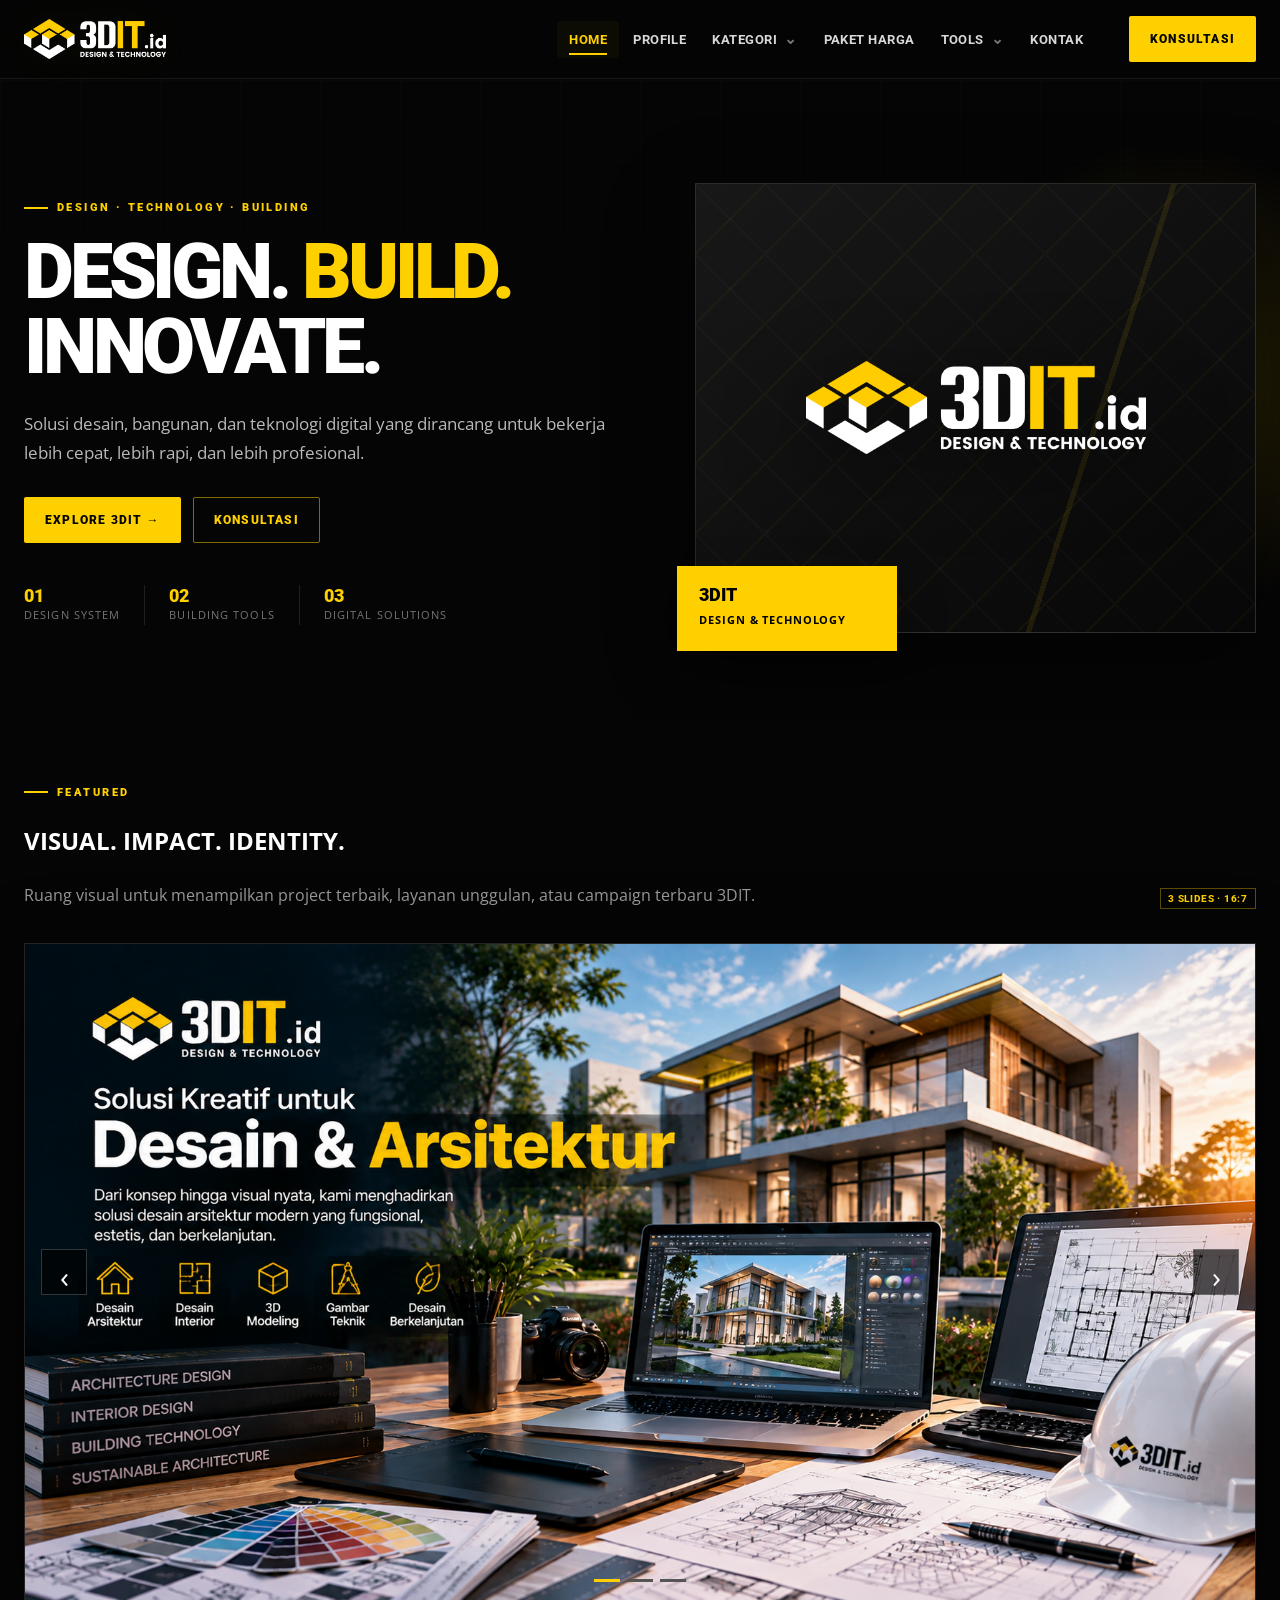
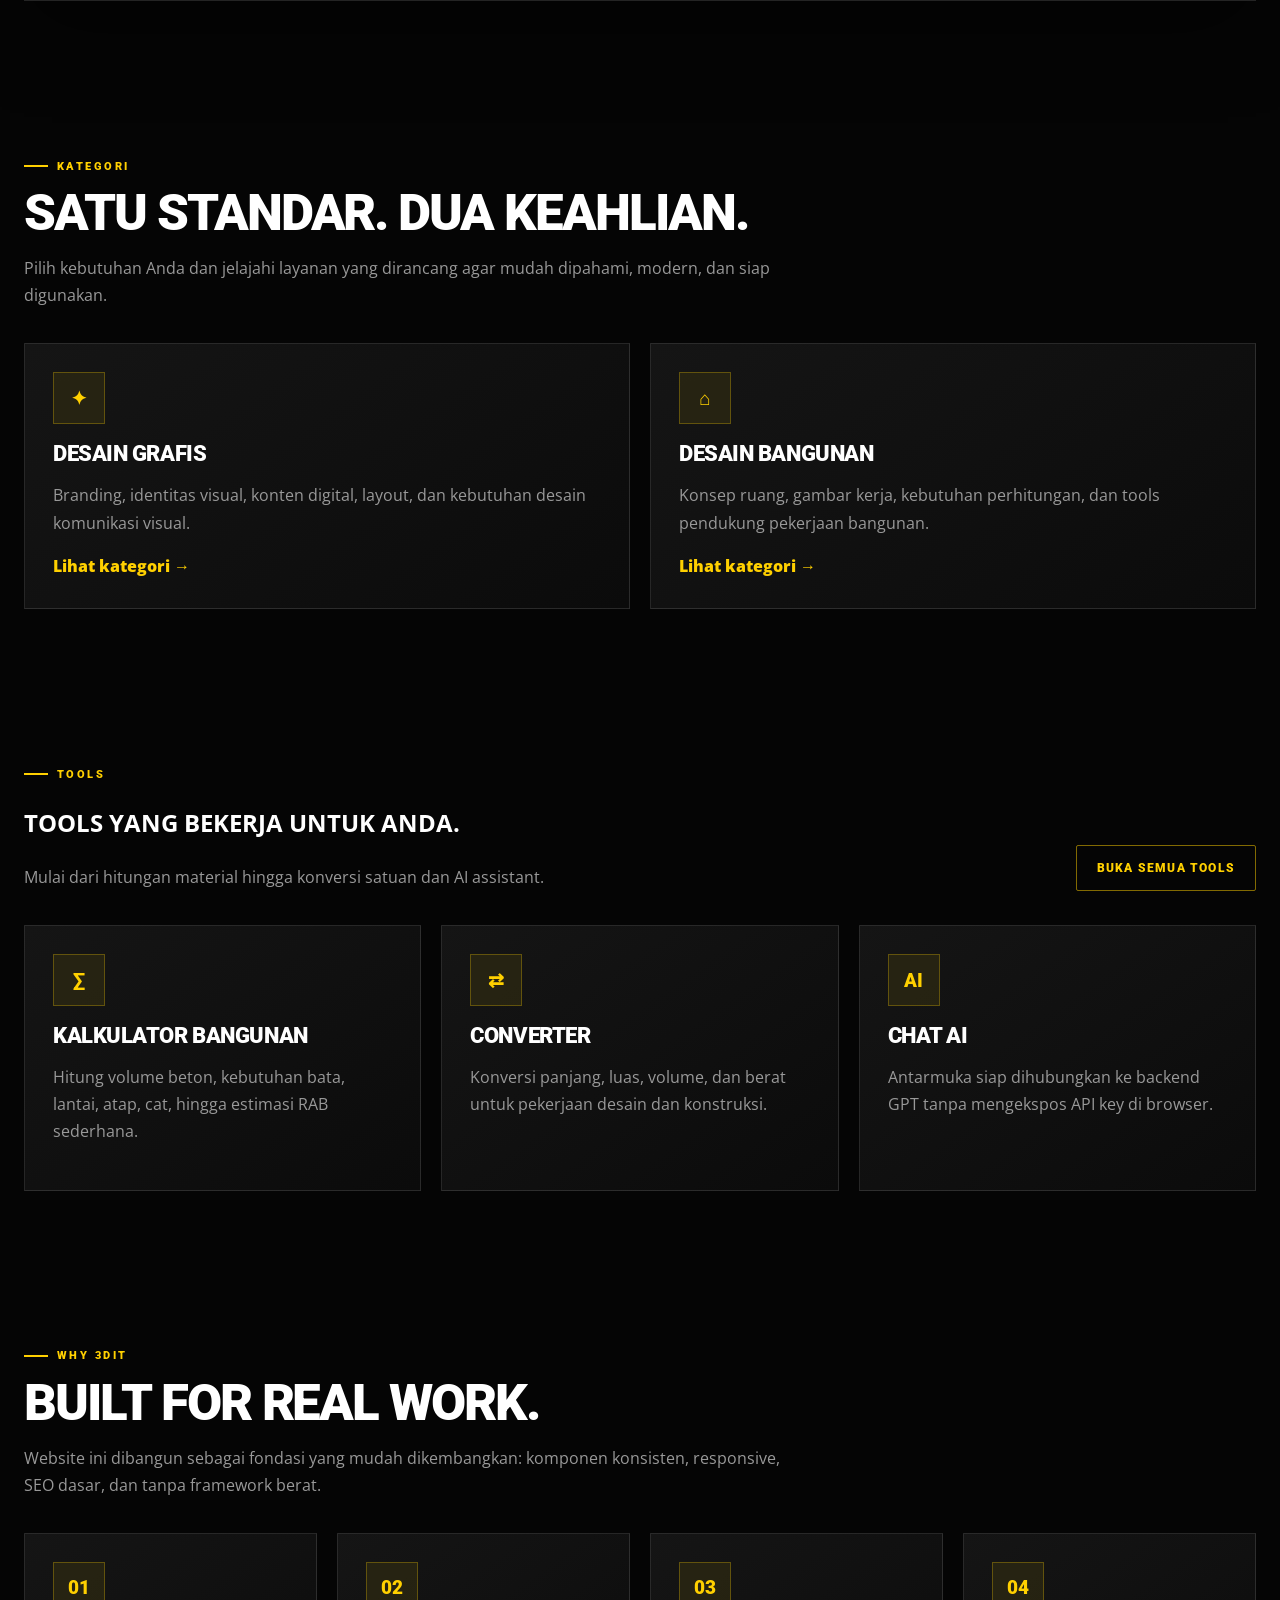
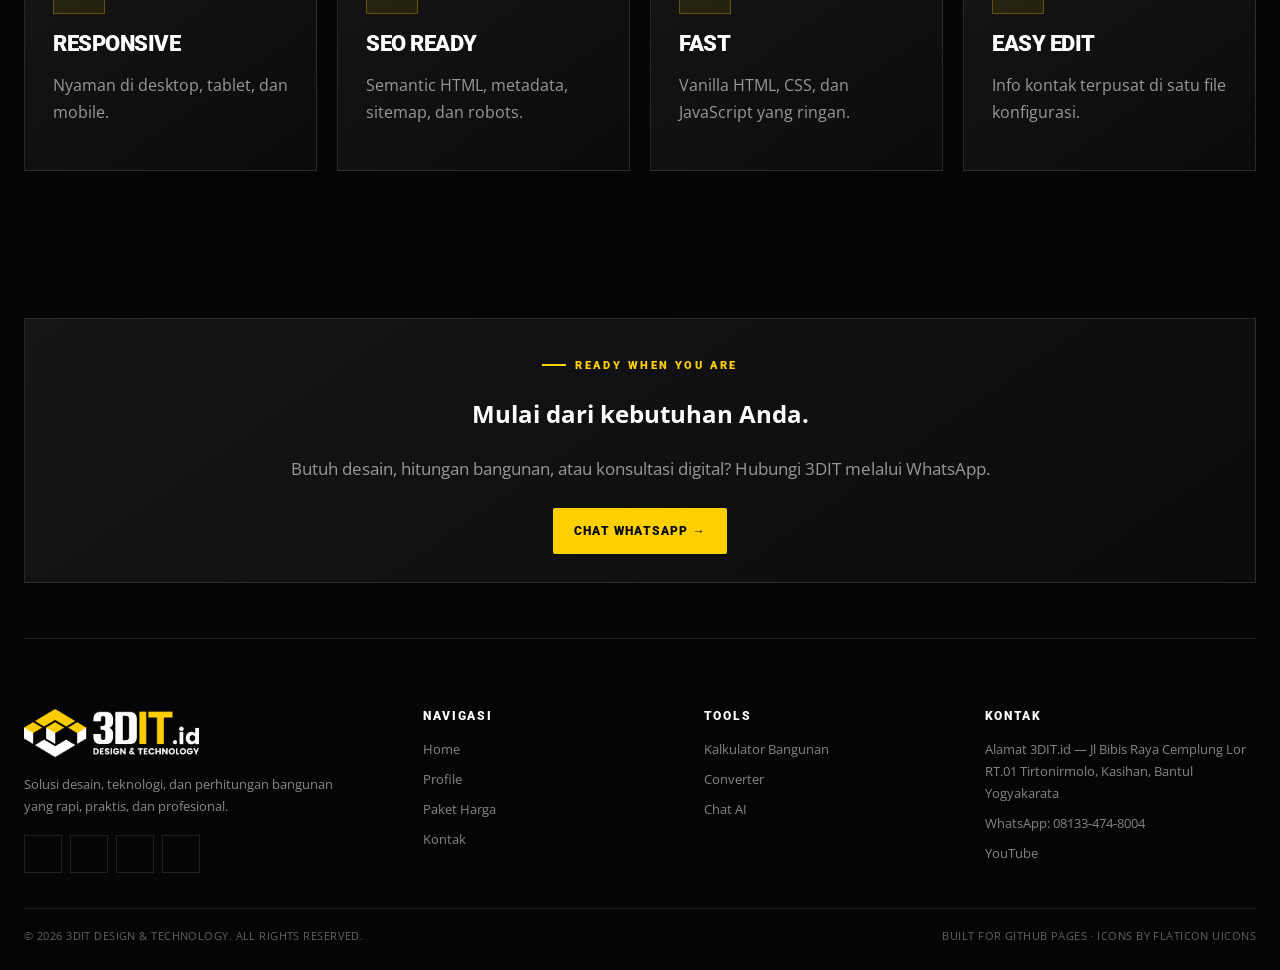
<file: index.html>
<!doctype html>
<html lang="id">
<head>
  <meta charset="UTF-8">
<meta name="viewport" content="width=device-width, initial-scale=1.0">
<meta name="theme-color" content="#080808">
<meta name="robots" content="index,follow">
<link rel="icon" type="image/png" href="fav3dit.png">
<link rel="preconnect" href="https://fonts.googleapis.com">
<link rel="preconnect" href="https://fonts.gstatic.com" crossorigin>
<link href="https://fonts.googleapis.com/css2?family=Open+Sans:wght@400;500;600;700;800&family=Roboto:wght@400;500;700;800;900&display=swap" rel="stylesheet">
<link rel="stylesheet" href="https://cdn-uicons.flaticon.com/2.6.0/uicons-brands/css/uicons-brands.css">
<link rel="stylesheet" href="style.css">
  <title>3DIT Design & Technology | Desain Grafis, Desain Bangunan & Tools</title>
 <meta name="description" content="3DIT Design & Technology menyediakan jasa desain grafis, desain bangunan, kalkulator bangunan, converter satuan, dan solusi teknologi digital.">
  <link rel="canonical" href="https://3dit-id.github.io/3dit/">

<script type="application/ld+json">
{
  "@context": "https://schema.org",
  "@type": "Organization",
  "name": "3DIT Design & Technology",
  "alternateName": "3DIT.id",
  "url": "https://3dit-id.github.io/3dit/",
  "logo": "https://3dit-id.github.io/3dit/fav3dit.png",
  "description": "3DIT Design & Technology menyediakan jasa desain grafis, desain bangunan, kalkulator bangunan, converter satuan, dan solusi teknologi digital.",
  "email": "3dit.id@gmail.com",
  "telephone": "+6281334748004",
  "sameAs": [
    "https://www.instagram.com/3dit.id/",
    "https://www.facebook.com/3dit.id",
    "https://www.tiktok.com/@3dit.id",
    "https://www.youtube.com/@3dit-id"
  ]
}
</script>
  
</head>
<body>
<a class="skip-link" href="#main">Lewati ke konten</a>
<header class="site-header">
  <div class="container navbar">
    <a class="logo-link" href="index.html" aria-label="3DIT Design & Technology">
      <img src="logo-3dit.png" alt="3DIT Design & Technology">
    </a>
    <button class="menu-toggle" aria-label="Buka menu" aria-expanded="false"><span></span><span></span><span></span></button>
    <ul class="nav-menu" aria-label="Navigasi utama">
      <li class="nav-item"><a class="nav-link" data-page="index.html" href="index.html">Home</a></li>
      <li class="nav-item"><a class="nav-link" data-page="profile.html" href="profile.html">Profile</a></li>
      <li class="nav-item has-dropdown">
        <a class="nav-link" href="#kategori">Kategori <span class="chevron">⌄</span></a>
        <div class="dropdown">
          <a href="kategori-desain-grafis.html">Desain Grafis</a>
          <a href="kategori-desain-bangunan.html">Desain Bangunan</a>
        </div>
      </li>
      <li class="nav-item"><a class="nav-link" data-page="paket-harga.html" href="paket-harga.html">Paket Harga</a></li>
      <li class="nav-item has-dropdown">
        <a class="nav-link" href="#tools">Tools <span class="chevron">⌄</span></a>
        <div class="dropdown">
          <a href="kalkulator.html">Kalkulator Bangunan</a>
          <a href="converter.html">Converter</a>
          <a href="chat-ai.html">Chat AI <span class="badge">GPT</span></a>
        </div>
      </li>
      <li class="nav-item"><a class="nav-link" data-page="kontak.html" href="kontak.html">Kontak</a></li>
    </ul>
    <a class="btn btn-primary nav-cta" data-whatsapp href="#" target="_blank" rel="noopener">KONSULTASI</a>
  </div>
</header>
<main id="main">

<section class="hero">
  <div class="container hero-grid">
    <div data-reveal>
      <span class="kicker">Design · Technology · Building</span>
      <h1>DESIGN. <span>BUILD.</span><br>INNOVATE.</h1>
      <p class="lead">Solusi desain, bangunan, dan teknologi digital yang dirancang untuk bekerja lebih cepat, lebih rapi, dan lebih profesional.</p>
      <div class="hero-actions">
        <a class="btn btn-primary" href="kalkulator.html">EXPLORE 3DIT →</a>
        <a class="btn btn-outline" href="kontak.html">Konsultasi</a>
      </div>
      <div class="hero-meta">
        <div><strong>01</strong><span>Design System</span></div>
        <div><strong>02</strong><span>Building Tools</span></div>
        <div><strong>03</strong><span>Digital Solutions</span></div>
      </div>
    </div>
    <div class="hero-visual" data-reveal>
      <div class="hero-frame">
        <img class="logo-mark" src="logo-3dit.png" alt="Logo 3DIT">
      </div>
      <div class="float-card"><strong>3DIT</strong><span>Design & Technology</span></div>
    </div>
  </div>
</section>

<section class="section-sm">
  <div class="container">
    <div class="section-head">
      <div class="copy"><span class="kicker">Featured</span><h2>VISUAL. IMPACT. IDENTITY.</h2><p>Ruang visual untuk menampilkan project terbaik, layanan unggulan, atau campaign terbaru 3DIT.</p></div>
      <span class="badge">3 Slides · 16:7</span>
    </div>

<div class="slider" data-slider aria-label="Slider portfolio 3DIT">
  <div class="slides">

    <!-- SLIDE 01 -->
    <div class="slide">
      <img src="slidder1.png" alt="3DIT Design & Technology">
    </div>

    <!-- SLIDE 02 -->
    <div class="slide">
      <img src="slidder2.png" alt="3DIT Design & Technology">
    </div>

    <!-- SLIDE 03 -->
    <div class="slide">
      <img src="slidder3.png" alt="3DIT Design & Technology">
    </div>

  </div>

  <button class="slider-btn slider-prev" aria-label="Slide sebelumnya">‹</button>
  <button class="slider-btn slider-next" aria-label="Slide berikutnya">›</button>

  <div class="slider-dots">
    <button class="slider-dot active" aria-label="Slide 1"></button>
    <button class="slider-dot" aria-label="Slide 2"></button>
    <button class="slider-dot" aria-label="Slide 3"></button>
  </div>
</div>
    
</section>

<section class="section" id="kategori">
  <div class="container">
    <div class="section-head"><div class="copy"><span class="kicker">Kategori</span><h2>SATU STANDAR. DUA KEAHLIAN.</h2><p>Pilih kebutuhan Anda dan jelajahi layanan yang dirancang agar mudah dipahami, modern, dan siap digunakan.</p></div></div>
    <div class="grid grid-2">
      <a class="card" href="kategori-desain-grafis.html" data-reveal><div class="icon-box">✦</div><h3>Desain Grafis</h3><p>Branding, identitas visual, konten digital, layout, dan kebutuhan desain komunikasi visual.</p><span class="text-yellow">Lihat kategori →</span></a>
      <a class="card" href="kategori-desain-bangunan.html" data-reveal><div class="icon-box">⌂</div><h3>Desain Bangunan</h3><p>Konsep ruang, gambar kerja, kebutuhan perhitungan, dan tools pendukung pekerjaan bangunan.</p><span class="text-yellow">Lihat kategori →</span></a>
    </div>
  </div>
</section>

<section class="section-sm" id="tools">
  <div class="container">
    <div class="section-head"><div class="copy"><span class="kicker">Tools</span><h2>TOOLS YANG BEKERJA UNTUK ANDA.</h2><p>Mulai dari hitungan material hingga konversi satuan dan AI assistant.</p></div><a class="btn btn-outline" href="kalkulator.html">Buka semua tools</a></div>
    <div class="grid grid-3">
      <a class="card" href="kalkulator.html" data-reveal><div class="icon-box">∑</div><h3>Kalkulator Bangunan</h3><p>Hitung volume beton, kebutuhan bata, lantai, atap, cat, hingga estimasi RAB sederhana.</p></a>
      <a class="card" href="converter.html" data-reveal><div class="icon-box">⇄</div><h3>Converter</h3><p>Konversi panjang, luas, volume, dan berat untuk pekerjaan desain dan konstruksi.</p></a>
      <a class="card" href="chat-ai.html" data-reveal><div class="icon-box">AI</div><h3>Chat AI</h3><p>Antarmuka siap dihubungkan ke backend GPT tanpa mengekspos API key di browser.</p></a>
    </div>
  </div>
</section>

<section class="section" id="keunggulan">
  <div class="container">
    <div class="section-head"><div class="copy"><span class="kicker">Why 3DIT</span><h2>BUILT FOR REAL WORK.</h2><p>Website ini dibangun sebagai fondasi yang mudah dikembangkan: komponen konsisten, responsive, SEO dasar, dan tanpa framework berat.</p></div></div>
    <div class="grid grid-4">
      <div class="card" data-reveal><div class="icon-box">01</div><h3>Responsive</h3><p>Nyaman di desktop, tablet, dan mobile.</p></div>
      <div class="card" data-reveal><div class="icon-box">02</div><h3>SEO Ready</h3><p>Semantic HTML, metadata, sitemap, dan robots.</p></div>
      <div class="card" data-reveal><div class="icon-box">03</div><h3>Fast</h3><p>Vanilla HTML, CSS, dan JavaScript yang ringan.</p></div>
      <div class="card" data-reveal><div class="icon-box">04</div><h3>Easy Edit</h3><p>Info kontak terpusat di satu file konfigurasi.</p></div>
    </div>
  </div>
</section>

<section class="section-sm">
  <div class="container card center">
    <span class="kicker">Ready when you are</span><h2>Mulai dari kebutuhan Anda.</h2><p class="lead" style="margin:0 auto 24px">Butuh desain, hitungan bangunan, atau konsultasi digital? Hubungi 3DIT melalui WhatsApp.</p><a class="btn btn-primary" data-whatsapp href="#" target="_blank" rel="noopener">Chat WhatsApp →</a>
  </div>
</section>

</main>
<footer>
  <div class="container footer-main">
    <div>
      <img class="footer-logo" src="logo-3dit.png" alt="3DIT Design & Technology">
      <p>Solusi desain, teknologi, dan perhitungan bangunan yang rapi, praktis, dan profesional.</p>
      <div class="socials" aria-label="Media sosial">
        <a class="social" data-social="instagram" href="#" target="_blank" rel="noopener" aria-label="Instagram"><i class="fi fi-brands-instagram"></i></a>
        <a class="social" data-social="facebook" href="#" target="_blank" rel="noopener" aria-label="Facebook"><i class="fi fi-brands-facebook"></i></a>
        <a class="social" data-social="tiktok" href="#" target="_blank" rel="noopener" aria-label="TikTok"><i class="fi fi-brands-tik-tok"></i></a>
        <a class="social" data-social="youtube" href="#" target="_blank" rel="noopener" aria-label="YouTube"><i class="fi fi-brands-youtube"></i></a>
      </div>
    </div>
    <div>
      <div class="footer-title">Navigasi</div>
      <div class="footer-links">
        <a href="index.html">Home</a><a href="profile.html">Profile</a><a href="paket-harga.html">Paket Harga</a><a href="kontak.html">Kontak</a>
      </div>
    </div>
    <div>
      <div class="footer-title">Tools</div>
      <div class="footer-links">
        <a href="kalkulator.html">Kalkulator Bangunan</a><a href="converter.html">Converter</a><a href="chat-ai.html">Chat AI</a>
      </div>
    </div>
    <div>
      <div class="footer-title">Kontak</div>
      <div class="footer-links">
        <span class="text-muted" data-address></span>
        <a data-whatsapp href="#" target="_blank" rel="noopener">WhatsApp: <span data-whatsapp="label"></span></a>
        <a data-email href="#"></a>
        <a data-social="youtube" href="#" target="_blank" rel="noopener">YouTube</a>
      </div>
    </div>
  </div>
  <div class="container footer-bottom">
    <span>© <span id="year"></span> 3DIT Design & Technology. All rights reserved.</span>
    <span>Built for GitHub Pages · Icons by Flaticon UIcons</span>
  </div>
</footer>
<script>document.getElementById("year").textContent=new Date().getFullYear()</script>
<script src="site-config.js"></script><script src="main.js"></script>
</body>
</html>
</file>
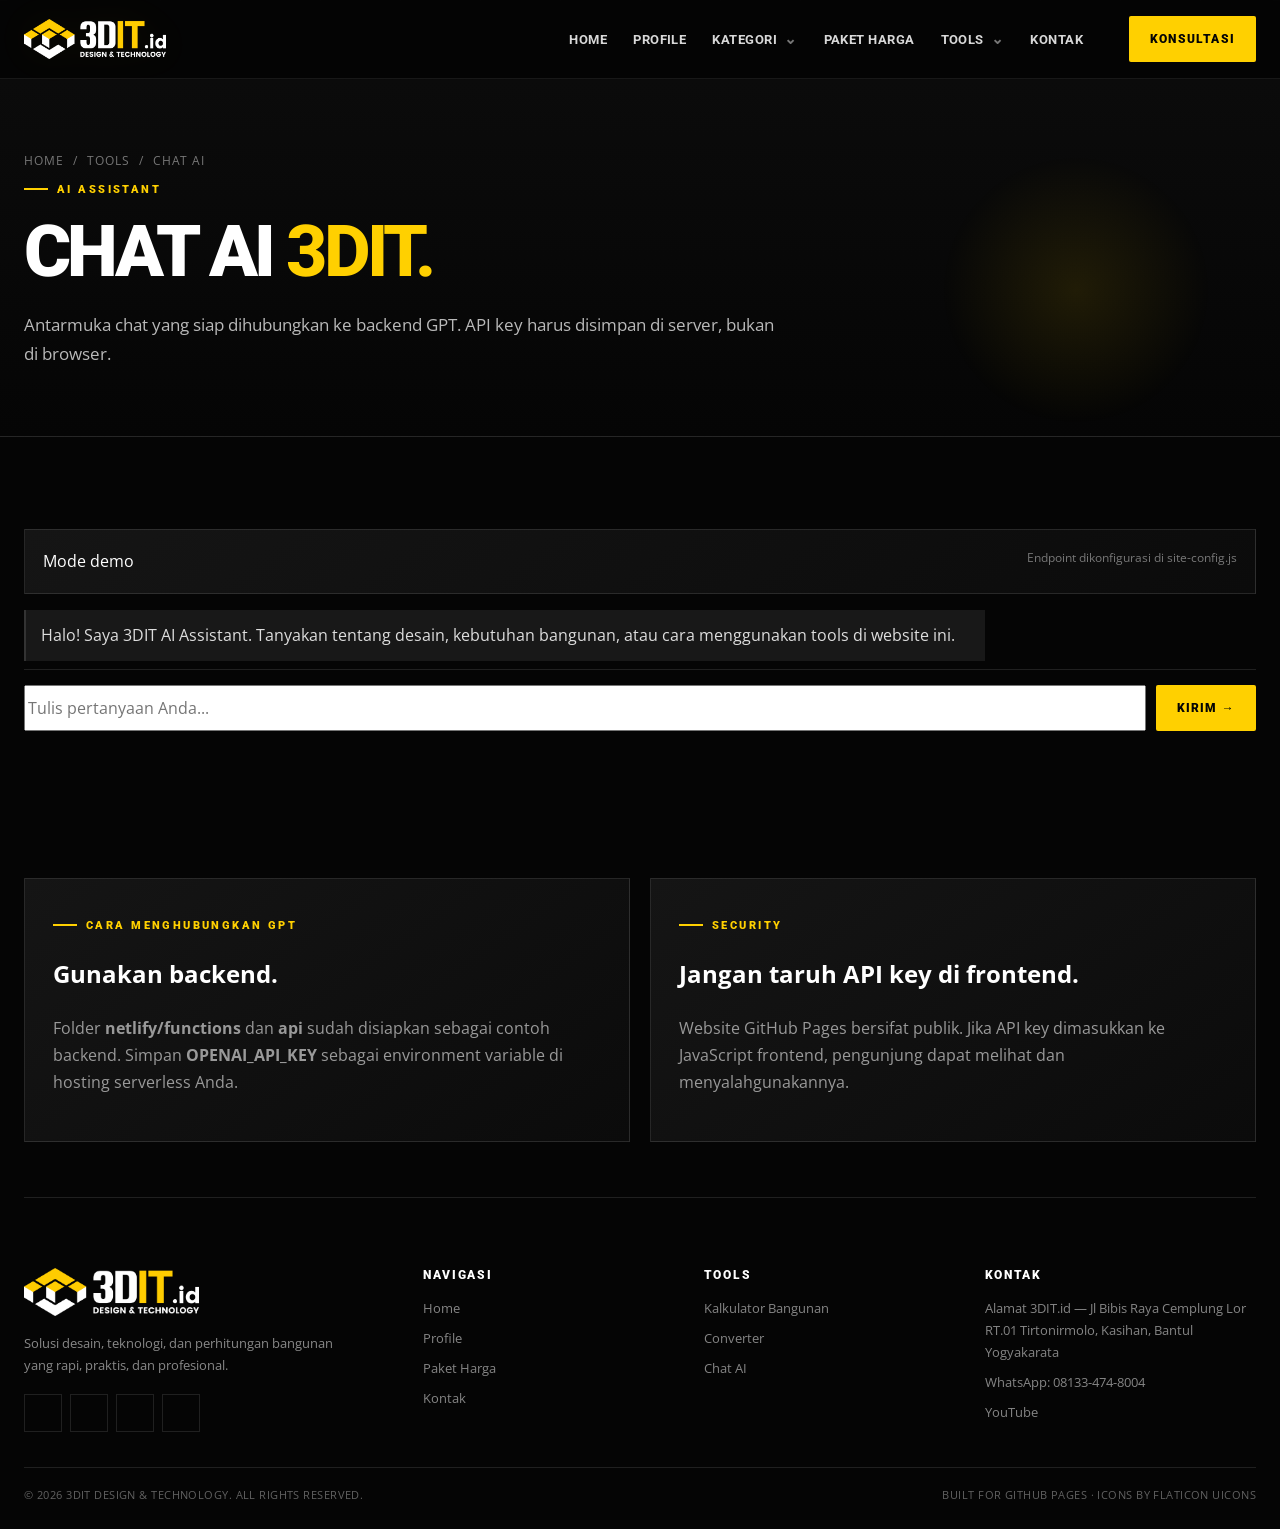
<file: chat-ai.html>
<!doctype html>
<html lang="id">
<head>
  <meta charset="UTF-8">
  <meta name="viewport" content="width=device-width, initial-scale=1.0">
  <meta name="theme-color" content="#080808">
  <meta name="robots" content="index,follow">

  <link rel="icon" type="image/png" href="fav3dit.png">

  <link rel="preconnect" href="https://fonts.googleapis.com">
  <link rel="preconnect" href="https://fonts.gstatic.com" crossorigin>

  <link href="https://fonts.googleapis.com/css2?family=Open+Sans:wght@400;500;600;700;800&family=Roboto:wght@400;500;700;800;900&display=swap" rel="stylesheet">

  <link rel="stylesheet" href="https://cdn-uicons.flaticon.com/2.6.0/uicons-brands/css/uicons-brands.css">
  <link rel="stylesheet" href="style.css">

  <title>Chat AI 3DIT | Asisten AI untuk Desain & Technology</title>

  <meta name="description" content="Chat AI 3DIT untuk membantu kebutuhan desain, bangunan, dan teknologi digital melalui antarmuka AI yang praktis.">

  <link rel="canonical" href="https://3dit-id.github.io/3dit/chat-ai.html">

  <meta property="og:type" content="website">
  <meta property="og:title" content="Chat AI 3DIT | Asisten AI untuk Desain & Technology">
  <meta property="og:description" content="Chat AI 3DIT untuk membantu kebutuhan desain, bangunan, dan teknologi digital melalui antarmuka AI yang praktis.">
  <meta property="og:image" content="logo-3dit.png">

  <meta name="twitter:card" content="summary_large_image">

</head>
<body>
<a class="skip-link" href="#main">Lewati ke konten</a>
<header class="site-header">
  <div class="container navbar">
    <a class="logo-link" href="index.html" aria-label="3DIT Design & Technology">
      <img src="logo-3dit.png" alt="3DIT Design & Technology">
    </a>
    <button class="menu-toggle" aria-label="Buka menu" aria-expanded="false"><span></span><span></span><span></span></button>
    <ul class="nav-menu" aria-label="Navigasi utama">
      <li class="nav-item"><a class="nav-link" data-page="index.html" href="index.html">Home</a></li>
      <li class="nav-item"><a class="nav-link" data-page="profile.html" href="profile.html">Profile</a></li>
      <li class="nav-item has-dropdown">
        <a class="nav-link" href="#kategori">Kategori <span class="chevron">⌄</span></a>
        <div class="dropdown">
          <a href="kategori-desain-grafis.html">Desain Grafis</a>
          <a href="kategori-desain-bangunan.html">Desain Bangunan</a>
        </div>
      </li>
      <li class="nav-item"><a class="nav-link" data-page="paket-harga.html" href="paket-harga.html">Paket Harga</a></li>
      <li class="nav-item has-dropdown">
        <a class="nav-link" href="#tools">Tools <span class="chevron">⌄</span></a>
        <div class="dropdown">
          <a href="kalkulator.html">Kalkulator Bangunan</a>
          <a href="converter.html">Converter</a>
          <a href="chat-ai.html">Chat AI <span class="badge">GPT</span></a>
        </div>
      </li>
      <li class="nav-item"><a class="nav-link" data-page="kontak.html" href="kontak.html">Kontak</a></li>
    </ul>
    <a class="btn btn-primary nav-cta" data-whatsapp href="#" target="_blank" rel="noopener">Konsultasi</a>
  </div>
</header>
<main id="main">

<section class="page-hero"><div class="container"><div class="breadcrumb"><a href="index.html">Home</a><span>/</span><span>Tools</span><span>/</span><span>Chat AI</span></div><span class="kicker">AI Assistant</span><h1>Chat AI <span class="text-yellow">3DIT.</span></h1><p class="lead">Antarmuka chat yang siap dihubungkan ke backend GPT. API key harus disimpan di server, bukan di browser.</p></div></section>
<section class="section"><div class="container chat-shell">
  <div class="card" style="padding:18px;margin-bottom:16px"><span class="status-dot"></span><span id="aiStatus">Mode demo</span><span class="tool-note" style="float:right">Endpoint dikonfigurasi di site-config.js</span></div>
  <div id="chatWindow" class="chat-window"><div class="msg ai">Halo! Saya 3DIT AI Assistant. Tanyakan tentang desain, kebutuhan bangunan, atau cara menggunakan tools di website ini.</div></div>
  <form id="chatForm" class="chat-form"><input id="chatInput" autocomplete="off" placeholder="Tulis pertanyaan Anda..." aria-label="Pesan untuk AI"><button class="btn btn-primary" type="submit">Kirim →</button></form>
</div></section>
<section class="section-sm"><div class="container grid grid-2"><div class="card"><span class="kicker">Cara menghubungkan GPT</span><h2>Gunakan backend.</h2><p>Folder <b>netlify/functions</b> dan <b>api</b> sudah disiapkan sebagai contoh backend. Simpan <b>OPENAI_API_KEY</b> sebagai environment variable di hosting serverless Anda.</p></div><div class="card"><span class="kicker">Security</span><h2>Jangan taruh API key di frontend.</h2><p>Website GitHub Pages bersifat publik. Jika API key dimasukkan ke JavaScript frontend, pengunjung dapat melihat dan menyalahgunakannya.</p></div></div></section>

</main>
<footer>
  <div class="container footer-main">
    <div>
      <img class="footer-logo" src="logo-3dit.png" alt="3DIT Design & Technology">
      <p>Solusi desain, teknologi, dan perhitungan bangunan yang rapi, praktis, dan profesional.</p>
      <div class="socials" aria-label="Media sosial">
        <a class="social" data-social="instagram" href="#" target="_blank" rel="noopener" aria-label="Instagram"><i class="fi fi-brands-instagram"></i></a>
        <a class="social" data-social="facebook" href="#" target="_blank" rel="noopener" aria-label="Facebook"><i class="fi fi-brands-facebook"></i></a>
        <a class="social" data-social="tiktok" href="#" target="_blank" rel="noopener" aria-label="TikTok"><i class="fi fi-brands-tik-tok"></i></a>
        <a class="social" data-social="youtube" href="#" target="_blank" rel="noopener" aria-label="YouTube"><i class="fi fi-brands-youtube"></i></a>
      </div>
    </div>
    <div>
      <div class="footer-title">Navigasi</div>
      <div class="footer-links">
        <a href="index.html">Home</a><a href="profile.html">Profile</a><a href="paket-harga.html">Paket Harga</a><a href="kontak.html">Kontak</a>
      </div>
    </div>
    <div>
      <div class="footer-title">Tools</div>
      <div class="footer-links">
        <a href="kalkulator.html">Kalkulator Bangunan</a><a href="converter.html">Converter</a><a href="chat-ai.html">Chat AI</a>
      </div>
    </div>
    <div>
      <div class="footer-title">Kontak</div>
      <div class="footer-links">
        <span class="text-muted" data-address></span>
        <a data-whatsapp href="#" target="_blank" rel="noopener">WhatsApp: <span data-whatsapp="label"></span></a>
        <a data-email href="#"></a>
        <a data-social="youtube" href="#" target="_blank" rel="noopener">YouTube</a>
      </div>
    </div>
  </div>
  <div class="container footer-bottom">
    <span>© <span id="year"></span> 3DIT Design & Technology. All rights reserved.</span>
    <span>Built for GitHub Pages · Icons by Flaticon UIcons</span>
  </div>
</footer>
<script>document.getElementById("year").textContent=new Date().getFullYear()</script>
<script src="site-config.js"></script><script src="main.js"></script><script src="chat.js"></script>
</body>
</html>
</file>
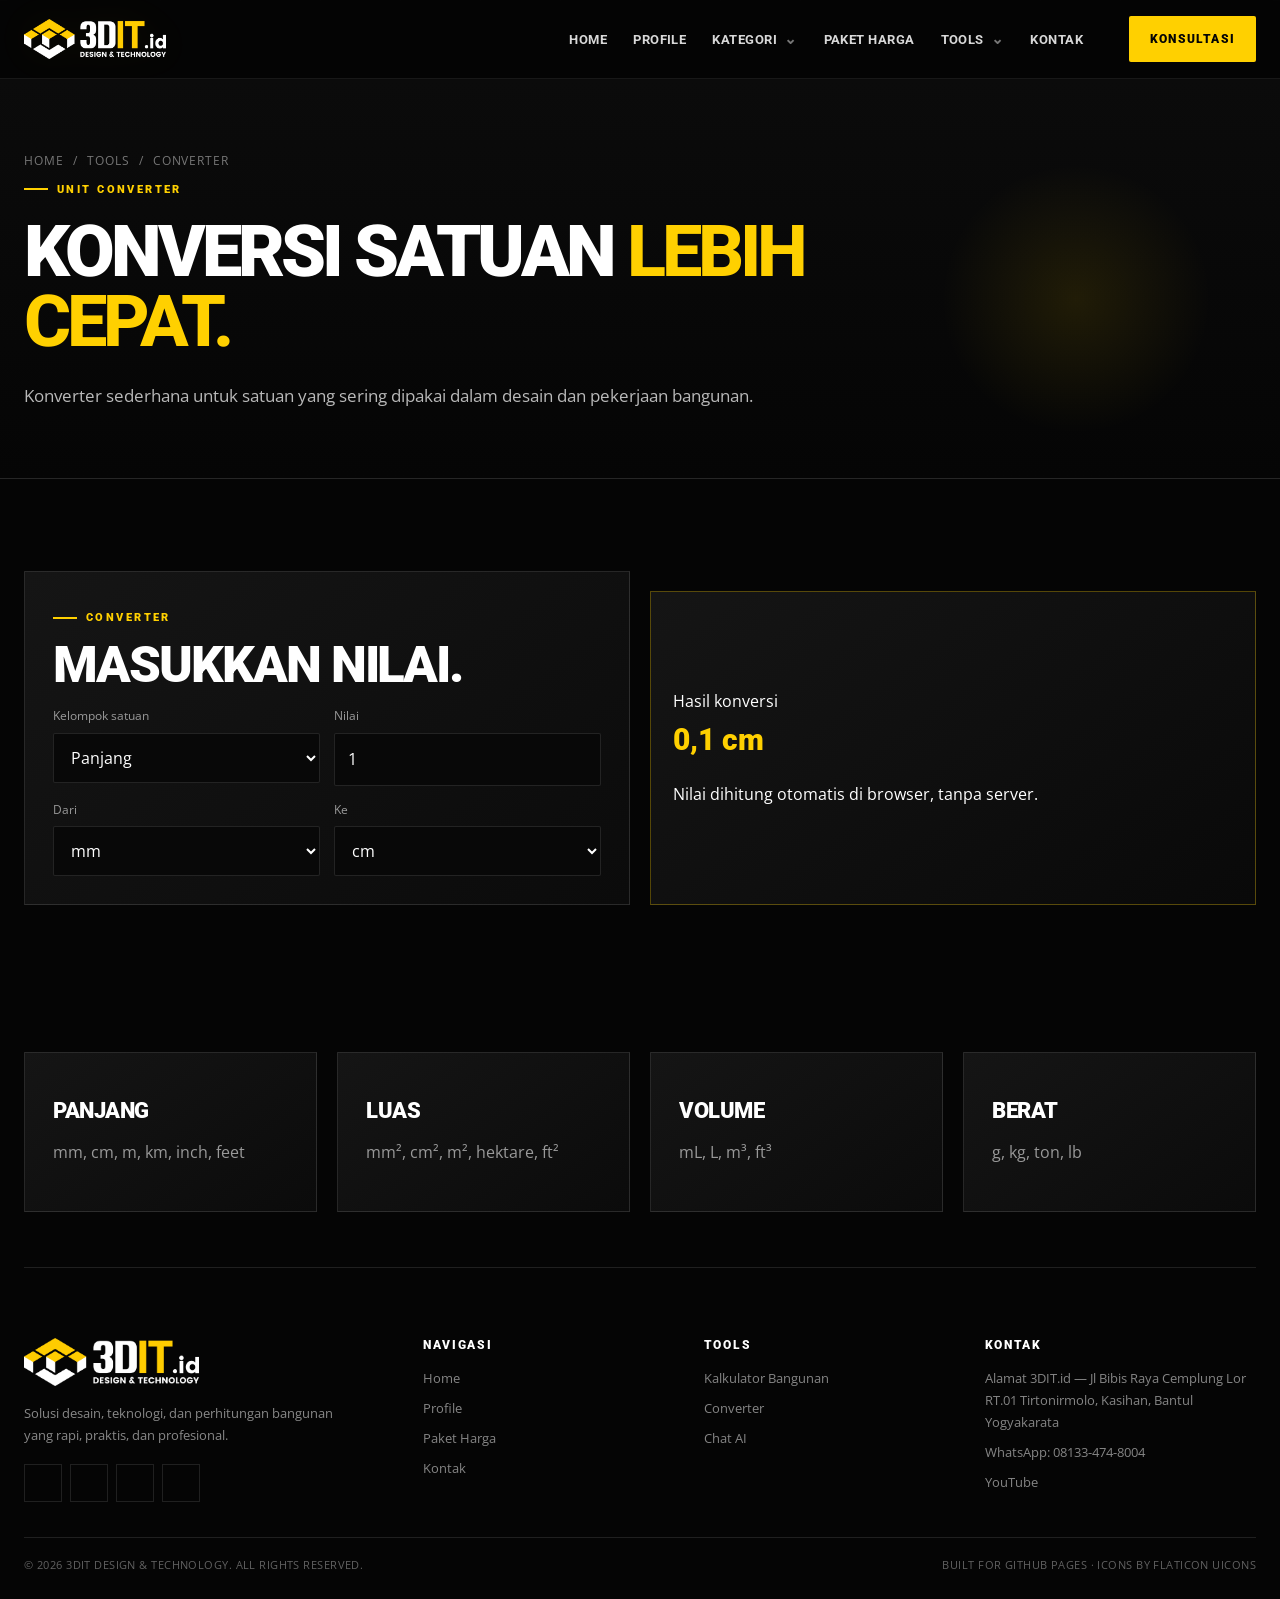
<file: converter.html>
<!doctype html>
<html lang="id">
<head>
  <meta charset="UTF-8">
  <meta name="viewport" content="width=device-width, initial-scale=1.0">
  <meta name="theme-color" content="#080808">
  <meta name="robots" content="index,follow">

  <link rel="icon" type="image/png" href="fav3dit.png">

  <link rel="preconnect" href="https://fonts.googleapis.com">
  <link rel="preconnect" href="https://fonts.gstatic.com" crossorigin>

  <link href="https://fonts.googleapis.com/css2?family=Open+Sans:wght@400;500;600;700;800&family=Roboto:wght@400;500;700;800;900&display=swap" rel="stylesheet">

  <link rel="stylesheet" href="https://cdn-uicons.flaticon.com/2.6.0/uicons-brands/css/uicons-brands.css">
  <link rel="stylesheet" href="style.css">

  <title>Converter Satuan Online | 3DIT Design & Technology</title>

  <meta name="description" content="Converter satuan online 3DIT untuk konversi panjang, luas, volume, dan berat dengan cepat untuk kebutuhan desain dan pekerjaan bangunan.">

  <link rel="canonical" href="https://3dit-id.github.io/3dit/converter.html">

  <meta property="og:type" content="website">
  <meta property="og:title" content="Converter Satuan Online | 3DIT Design & Technology">
  <meta property="og:description" content="Converter satuan online 3DIT untuk konversi panjang, luas, volume, dan berat dengan cepat untuk kebutuhan desain dan pekerjaan bangunan.">
  <meta property="og:image" content="logo-3dit.png">

  <meta name="twitter:card" content="summary_large_image">

</head>
<body>
<a class="skip-link" href="#main">Lewati ke konten</a>
<header class="site-header">
  <div class="container navbar">
    <a class="logo-link" href="index.html" aria-label="3DIT Design & Technology">
      <img src="logo-3dit.png" alt="3DIT Design & Technology">
    </a>
    <button class="menu-toggle" aria-label="Buka menu" aria-expanded="false"><span></span><span></span><span></span></button>
    <ul class="nav-menu" aria-label="Navigasi utama">
      <li class="nav-item"><a class="nav-link" data-page="index.html" href="index.html">Home</a></li>
      <li class="nav-item"><a class="nav-link" data-page="profile.html" href="profile.html">Profile</a></li>
      <li class="nav-item has-dropdown">
        <a class="nav-link" href="#kategori">Kategori <span class="chevron">⌄</span></a>
        <div class="dropdown">
          <a href="kategori-desain-grafis.html">Desain Grafis</a>
          <a href="kategori-desain-bangunan.html">Desain Bangunan</a>
        </div>
      </li>
      <li class="nav-item"><a class="nav-link" data-page="paket-harga.html" href="paket-harga.html">Paket Harga</a></li>
      <li class="nav-item has-dropdown">
        <a class="nav-link" href="#tools">Tools <span class="chevron">⌄</span></a>
        <div class="dropdown">
          <a href="kalkulator.html">Kalkulator Bangunan</a>
          <a href="converter.html">Converter</a>
          <a href="chat-ai.html">Chat AI <span class="badge">GPT</span></a>
        </div>
      </li>
      <li class="nav-item"><a class="nav-link" data-page="kontak.html" href="kontak.html">Kontak</a></li>
    </ul>
    <a class="btn btn-primary nav-cta" data-whatsapp href="#" target="_blank" rel="noopener">Konsultasi</a>
  </div>
</header>
<main id="main">

<section class="page-hero"><div class="container"><div class="breadcrumb"><a href="index.html">Home</a><span>/</span><span>Tools</span><span>/</span><span>Converter</span></div><span class="kicker">Unit Converter</span><h1>Konversi satuan <span class="text-yellow">lebih cepat.</span></h1><p class="lead">Konverter sederhana untuk satuan yang sering dipakai dalam desain dan pekerjaan bangunan.</p></div></section>
<section class="section"><div class="container grid grid-2">
  <div class="card"><span class="kicker">Converter</span><h2>Masukkan nilai.</h2><form id="converterForm" class="form-grid">
    <div class="field full"><label>Kelompok satuan</label><select name="group"><option value="length">Panjang</option><option value="area">Luas</option><option value="volume">Volume</option><option value="weight">Berat</option></select></div>
    <div class="field"><label>Nilai</label><input name="value" type="number" step="any" value="1"></div>
    <div class="field"><label>Dari</label><select name="from"></select></div>
    <div class="field"><label>Ke</label><select name="to"></select></div>
  </form></div>
  <div class="result-box" style="align-self:stretch;display:grid;align-content:center"><span>Hasil konversi</span><div class="result-value" id="converterResult">0</div><p style="margin:8px 0 0">Nilai dihitung otomatis di browser, tanpa server.</p></div>
</div></section>
<section class="section-sm"><div class="container"><div class="grid grid-4"><div class="card"><h3>Panjang</h3><p>mm, cm, m, km, inch, feet</p></div><div class="card"><h3>Luas</h3><p>mm², cm², m², hektare, ft²</p></div><div class="card"><h3>Volume</h3><p>mL, L, m³, ft³</p></div><div class="card"><h3>Berat</h3><p>g, kg, ton, lb</p></div></div></div></section>

</main>
<footer>
  <div class="container footer-main">
    <div>
      <img class="footer-logo" src="logo-3dit.png" alt="3DIT Design & Technology">
      <p>Solusi desain, teknologi, dan perhitungan bangunan yang rapi, praktis, dan profesional.</p>
      <div class="socials" aria-label="Media sosial">
        <a class="social" data-social="instagram" href="#" target="_blank" rel="noopener" aria-label="Instagram"><i class="fi fi-brands-instagram"></i></a>
        <a class="social" data-social="facebook" href="#" target="_blank" rel="noopener" aria-label="Facebook"><i class="fi fi-brands-facebook"></i></a>
        <a class="social" data-social="tiktok" href="#" target="_blank" rel="noopener" aria-label="TikTok"><i class="fi fi-brands-tik-tok"></i></a>
        <a class="social" data-social="youtube" href="#" target="_blank" rel="noopener" aria-label="YouTube"><i class="fi fi-brands-youtube"></i></a>
      </div>
    </div>
    <div>
      <div class="footer-title">Navigasi</div>
      <div class="footer-links">
        <a href="index.html">Home</a><a href="profile.html">Profile</a><a href="paket-harga.html">Paket Harga</a><a href="kontak.html">Kontak</a>
      </div>
    </div>
    <div>
      <div class="footer-title">Tools</div>
      <div class="footer-links">
        <a href="kalkulator.html">Kalkulator Bangunan</a><a href="converter.html">Converter</a><a href="chat-ai.html">Chat AI</a>
      </div>
    </div>
    <div>
      <div class="footer-title">Kontak</div>
      <div class="footer-links">
        <span class="text-muted" data-address></span>
        <a data-whatsapp href="#" target="_blank" rel="noopener">WhatsApp: <span data-whatsapp="label"></span></a>
        <a data-email href="#"></a>
        <a data-social="youtube" href="#" target="_blank" rel="noopener">YouTube</a>
      </div>
    </div>
  </div>
  <div class="container footer-bottom">
    <span>© <span id="year"></span> 3DIT Design & Technology. All rights reserved.</span>
    <span>Built for GitHub Pages · Icons by Flaticon UIcons</span>
  </div>
</footer>
<script>document.getElementById("year").textContent=new Date().getFullYear()</script>
<script src="site-config.js"></script><script src="main.js"></script>
<script src="converter.js"></script>
</body>
</html>
</file>
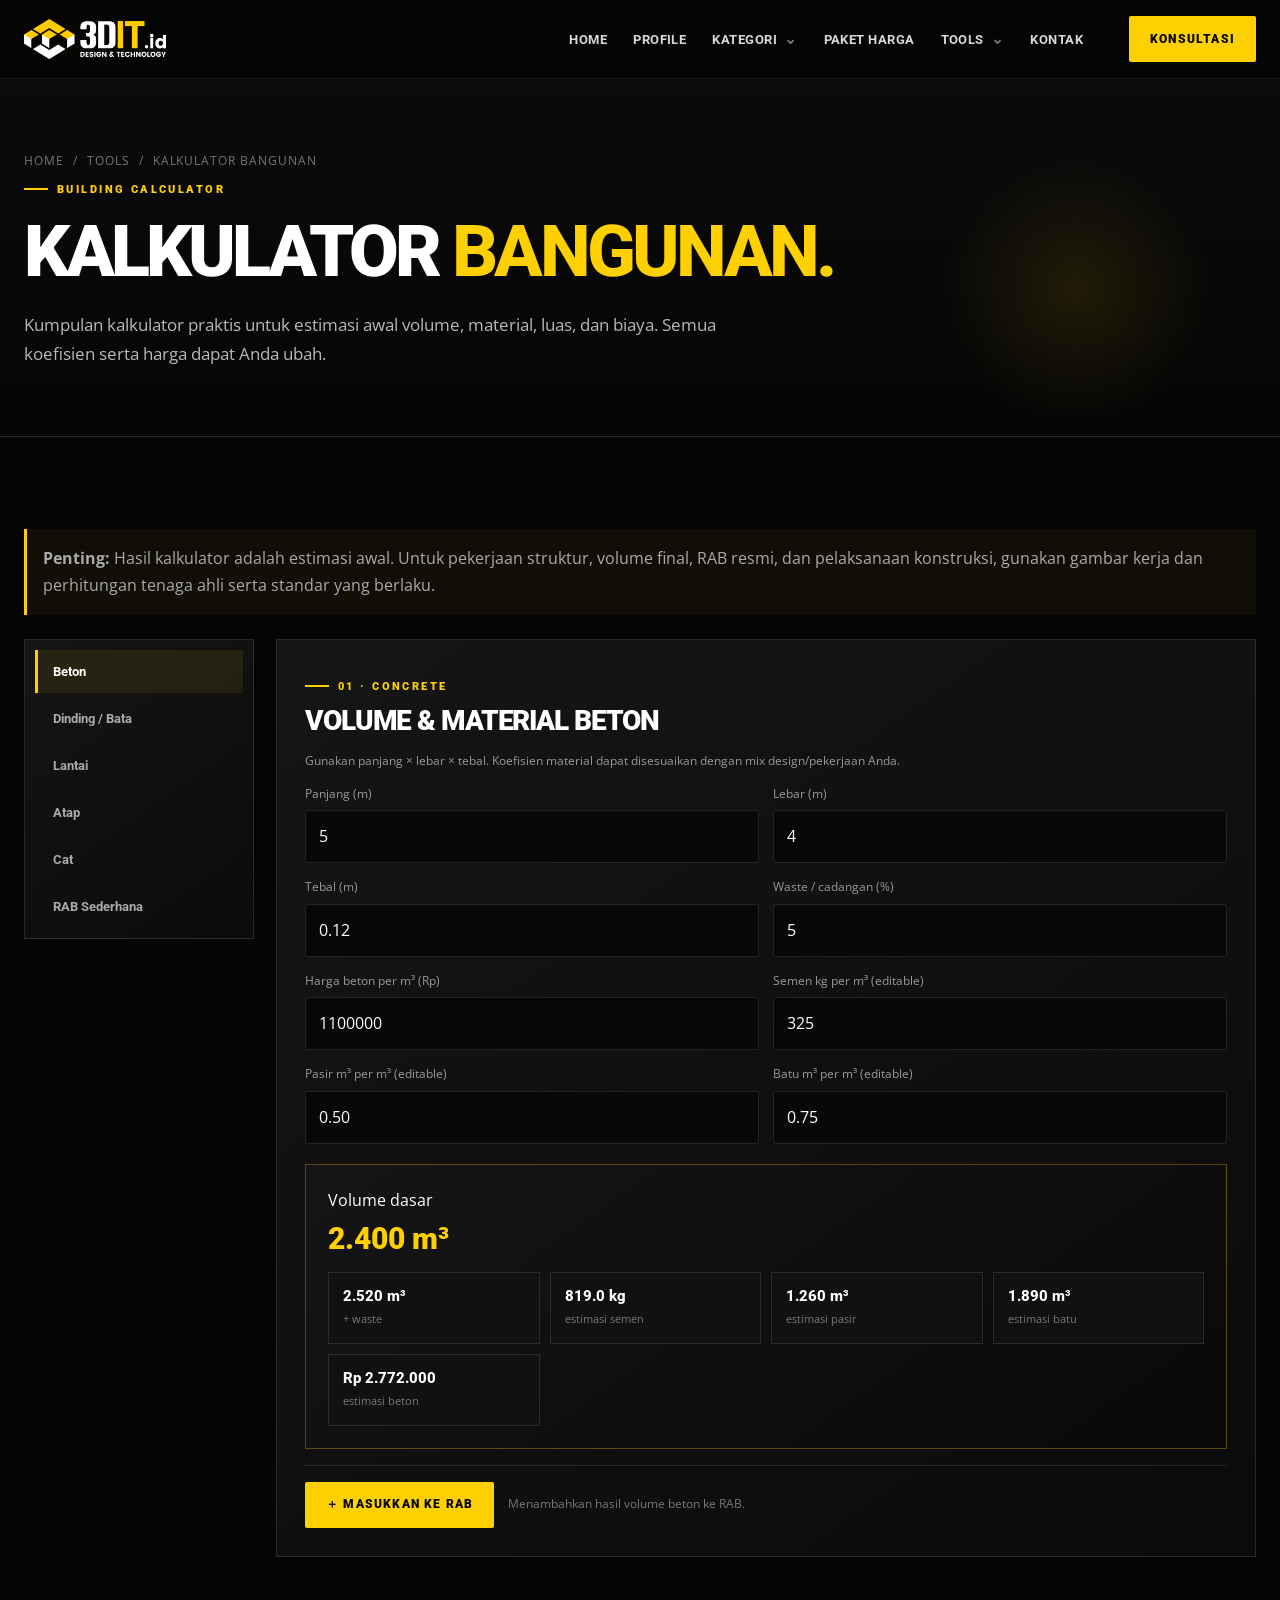
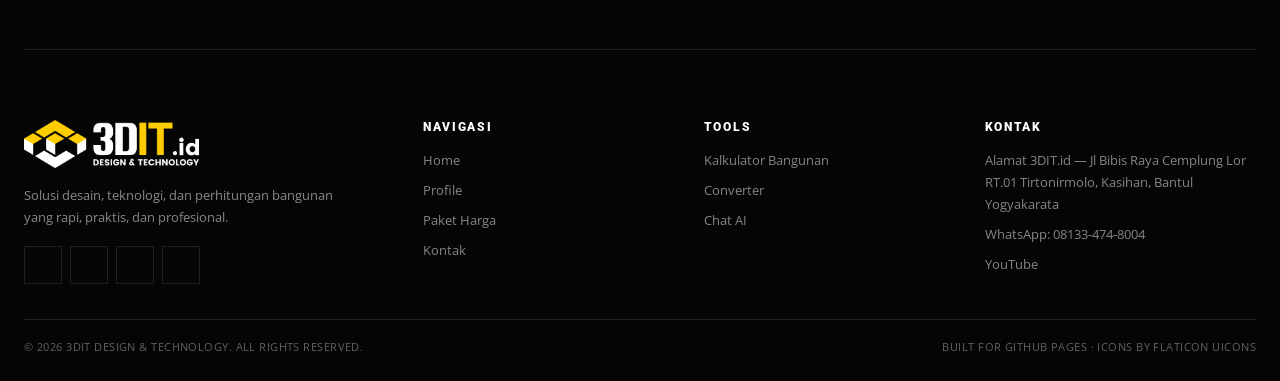
<file: kalkulator.html>
<!doctype html>
<html lang="id">
<head>
  <meta charset="UTF-8">
  <meta name="viewport" content="width=device-width, initial-scale=1.0">
  <meta name="theme-color" content="#080808">
  <meta name="robots" content="index,follow">

  <link rel="icon" type="image/png" href="fav3dit.png">

  <link rel="preconnect" href="https://fonts.googleapis.com">
  <link rel="preconnect" href="https://fonts.gstatic.com" crossorigin>

  <link href="https://fonts.googleapis.com/css2?family=Open+Sans:wght@400;500;600;700;800&family=Roboto:wght@400;500;700;800;900&display=swap" rel="stylesheet">

  <link rel="stylesheet" href="https://cdn-uicons.flaticon.com/2.6.0/uicons-brands/css/uicons-brands.css">
  <link rel="stylesheet" href="style.css">

  <title>Kalkulator Bangunan Online | 3DIT Design & Technology</title>

  <meta name="description" content="Kalkulator bangunan online 3DIT untuk menghitung kebutuhan beton, bata, lantai, atap, cat, dan estimasi RAB sederhana secara praktis.">

  <link rel="canonical" href="https://3dit-id.github.io/3dit/kalkulator.html">

  <meta property="og:type" content="website">
  <meta property="og:title" content="Kalkulator Bangunan Online | 3DIT Design & Technology">
  <meta property="og:description" content="Kalkulator bangunan online 3DIT untuk menghitung kebutuhan beton, bata, lantai, atap, cat, dan estimasi RAB sederhana secara praktis.">
  <meta property="og:image" content="logo-3dit.png">

  <meta name="twitter:card" content="summary_large_image">

</head>
<body>
<a class="skip-link" href="#main">Lewati ke konten</a>
<header class="site-header">
  <div class="container navbar">
    <a class="logo-link" href="index.html" aria-label="3DIT Design & Technology">
      <img src="logo-3dit.png" alt="3DIT Design & Technology">
    </a>
    <button class="menu-toggle" aria-label="Buka menu" aria-expanded="false"><span></span><span></span><span></span></button>
    <ul class="nav-menu" aria-label="Navigasi utama">
      <li class="nav-item"><a class="nav-link" data-page="index.html" href="index.html">Home</a></li>
      <li class="nav-item"><a class="nav-link" data-page="profile.html" href="profile.html">Profile</a></li>
      <li class="nav-item has-dropdown">
        <a class="nav-link" href="#kategori">Kategori <span class="chevron">⌄</span></a>
        <div class="dropdown">
          <a href="kategori-desain-grafis.html">Desain Grafis</a>
          <a href="kategori-desain-bangunan.html">Desain Bangunan</a>
        </div>
      </li>
      <li class="nav-item"><a class="nav-link" data-page="paket-harga.html" href="paket-harga.html">Paket Harga</a></li>
      <li class="nav-item has-dropdown">
        <a class="nav-link" href="#tools">Tools <span class="chevron">⌄</span></a>
        <div class="dropdown">
          <a href="kalkulator.html">Kalkulator Bangunan</a>
          <a href="converter.html">Converter</a>
          <a href="chat-ai.html">Chat AI <span class="badge">GPT</span></a>
        </div>
      </li>
      <li class="nav-item"><a class="nav-link" data-page="kontak.html" href="kontak.html">Kontak</a></li>
    </ul>
    <a class="btn btn-primary nav-cta" data-whatsapp href="#" target="_blank" rel="noopener">Konsultasi</a>
  </div>
</header>
<main id="main">

<section class="page-hero"><div class="container"><div class="breadcrumb"><a href="index.html">Home</a><span>/</span><span>Tools</span><span>/</span><span>Kalkulator Bangunan</span></div><span class="kicker">Building Calculator</span><h1>Kalkulator <span class="text-yellow">Bangunan.</span></h1><p class="lead">Kumpulan kalkulator praktis untuk estimasi awal volume, material, luas, dan biaya. Semua koefisien serta harga dapat Anda ubah.</p></div></section>
<section class="section"><div class="container">
<div class="notice" style="margin-bottom:24px"><strong>Penting:</strong> Hasil kalkulator adalah estimasi awal. Untuk pekerjaan struktur, volume final, RAB resmi, dan pelaksanaan konstruksi, gunakan gambar kerja dan perhitungan tenaga ahli serta standar yang berlaku.</div>
<div class="calc-layout">
  <aside class="calc-nav card">
    <button class="active" data-calc-tab="calc-concrete">Beton</button>
    <button data-calc-tab="calc-wall">Dinding / Bata</button>
    <button data-calc-tab="calc-floor">Lantai</button>
    <button data-calc-tab="calc-roof">Atap</button>
    <button data-calc-tab="calc-paint">Cat</button>
    <button data-calc-tab="calc-rab">RAB Sederhana</button>
  </aside>
  <div>
    <section id="calc-concrete" class="calc-panel active card">
      <span class="kicker">01 · Concrete</span><h2>Volume & material beton</h2><p class="tool-note">Gunakan panjang × lebar × tebal. Koefisien material dapat disesuaikan dengan mix design/pekerjaan Anda.</p>
      <form data-calc="concrete" class="form-grid">
        <div class="field"><label>Panjang (m)</label><input id="c-l" type="number" step="0.01" value="5"></div>
        <div class="field"><label>Lebar (m)</label><input id="c-w" type="number" step="0.01" value="4"></div>
        <div class="field"><label>Tebal (m)</label><input id="c-d" type="number" step="0.01" value="0.12"></div>
        <div class="field"><label>Waste / cadangan (%)</label><input id="c-waste" type="number" step="0.1" value="5"></div>
        <div class="field"><label>Harga beton per m³ (Rp)</label><input id="c-price" type="number" value="1100000"></div>
        <div class="field"><label>Semen kg per m³ (editable)</label><input id="c-cement" type="number" step="0.1" value="325"></div>
        <div class="field"><label>Pasir m³ per m³ (editable)</label><input id="c-sand" type="number" step="0.001" value="0.50"></div>
        <div class="field"><label>Batu m³ per m³ (editable)</label><input id="c-stone" type="number" step="0.001" value="0.75"></div>
      </form>
      <div class="result-box" style="margin-top:20px"><span>Volume dasar</span><div class="result-value" id="c-vol">0 m³</div><div class="result-grid"><div class="result-mini"><strong id="c-total">0 m³</strong><span>+ waste</span></div><div class="result-mini"><strong id="c-cement-out">0 kg</strong><span>estimasi semen</span></div><div class="result-mini"><strong id="c-sand-out">0 m³</strong><span>estimasi pasir</span></div><div class="result-mini"><strong id="c-stone-out">0 m³</strong><span>estimasi batu</span></div><div class="result-mini"><strong id="c-cost">Rp 0</strong><span>estimasi beton</span></div></div></div>
    
      <div class="calc-result-actions"><button type="button" class="btn btn-primary add-to-rab" data-rab-source="concrete">＋ Masukkan ke RAB</button><span class="rab-hint">Menambahkan hasil volume beton ke RAB.</span></div>
    </section>

    <section id="calc-wall" class="calc-panel card">
      <span class="kicker">02 · Wall</span><h2>Dinding / kebutuhan bata</h2><p class="tool-note">Masukkan luas bukaan pintu + jendela. Koefisien bata per m² bisa disesuaikan dengan ukuran bata dan metode pemasangan.</p>
      <form data-calc="wall" class="form-grid">
        <div class="field"><label>Panjang dinding (m)</label><input id="w-l" type="number" step="0.01" value="10"></div>
        <div class="field"><label>Tinggi dinding (m)</label><input id="w-h" type="number" step="0.01" value="3"></div>
        <div class="field"><label>Total bukaan (m²)</label><input id="w-open" type="number" step="0.01" value="3"></div>
        <div class="field"><label>Bata per m² (pcs)</label><input id="w-brick" type="number" step="1" value="70"></div>
        <div class="field"><label>Waste (%)</label><input id="w-waste" type="number" step="0.1" value="5"></div>
        <div class="field"><label>Harga bata / pcs (Rp)</label><input id="w-price" type="number" value="1000"></div>
      </form>
      <div class="result-box" style="margin-top:20px"><span>Luas bersih</span><div class="result-value" id="w-area">0 m²</div><div class="result-grid"><div class="result-mini"><strong id="w-qty">0 pcs</strong><span>kebutuhan bata</span></div><div class="result-mini"><strong id="w-cost">Rp 0</strong><span>estimasi bata</span></div></div></div>
    
      <div class="calc-result-actions"><button type="button" class="btn btn-primary add-to-rab" data-rab-source="wall">＋ Masukkan ke RAB</button><span class="rab-hint">Menambahkan kebutuhan bata ke RAB.</span></div>
    </section>

    <section id="calc-floor" class="calc-panel card">
      <span class="kicker">03 · Floor</span><h2>Kebutuhan lantai</h2><p class="tool-note">Cocok untuk keramik/granit. Harga satuan bisa diisi per m².</p>
      <form data-calc="floor" class="form-grid">
        <div class="field"><label>Panjang area (m)</label><input id="f-l" type="number" step="0.01" value="6"></div>
        <div class="field"><label>Lebar area (m)</label><input id="f-w" type="number" step="0.01" value="4"></div>
        <div class="field"><label>Waste (%)</label><input id="f-waste" type="number" step="0.1" value="10"></div>
        <div class="field"><label>Isi per dus (m²)</label><input id="f-box" type="number" step="0.01" value="1.44"></div>
        <div class="field"><label>Harga per m² (Rp)</label><input id="f-unit" type="number" value="150000"></div>
      </form>
      <div class="result-box" style="margin-top:20px"><span>Luas area</span><div class="result-value" id="f-area">0 m²</div><div class="result-grid"><div class="result-mini"><strong id="f-total">0 m²</strong><span>+ waste</span></div><div class="result-mini"><strong id="f-boxes">0 dus</strong><span>estimasi dus</span></div><div class="result-mini"><strong id="f-cost">Rp 0</strong><span>estimasi material</span></div></div></div>
    
      <div class="calc-result-actions"><button type="button" class="btn btn-primary add-to-rab" data-rab-source="floor">＋ Masukkan ke RAB</button><span class="rab-hint">Menambahkan kebutuhan lantai ke RAB.</span></div>
    </section>

    <section id="calc-roof" class="calc-panel card">
      <span class="kicker">04 · Roof</span><h2>Luas bidang atap</h2><p class="tool-note">Estimasi bidang miring menggunakan panjang × lebar × faktor kemiringan. Tambahkan overlap dan waste material.</p>
      <form data-calc="roof" class="form-grid">
        <div class="field"><label>Panjang bangunan (m)</label><input id="r-l" type="number" step="0.01" value="10"></div>
        <div class="field"><label>Lebar bidang proyeksi (m)</label><input id="r-w" type="number" step="0.01" value="7"></div>
        <div class="field"><label>Sudut kemiringan (°)</label><input id="r-angle" type="number" step="0.1" value="30"></div>
        <div class="field"><label>Overlap / tambahan (%)</label><input id="r-overlap" type="number" step="0.1" value="5"></div>
        <div class="field"><label>Waste (%)</label><input id="r-waste" type="number" step="0.1" value="5"></div>
        <div class="field"><label>Harga material / m² (Rp)</label><input id="r-price" type="number" value="120000"></div>
      </form>
      <div class="result-box" style="margin-top:20px"><span>Luas bidang sebelum waste</span><div class="result-value" id="r-area">0 m²</div><div class="result-grid"><div class="result-mini"><strong id="r-total">0 m²</strong><span>kebutuhan + waste</span></div><div class="result-mini"><strong id="r-cost">Rp 0</strong><span>estimasi material</span></div></div></div>
    
      <div class="calc-result-actions"><button type="button" class="btn btn-primary add-to-rab" data-rab-source="roof">＋ Masukkan ke RAB</button><span class="rab-hint">Menambahkan kebutuhan material atap ke RAB.</span></div>
    </section>

    <section id="calc-paint" class="calc-panel card">
      <span class="kicker">05 · Paint</span><h2>Kebutuhan cat</h2><p class="tool-note">Estimasi dinding + plafon, dikalikan jumlah lapisan dan dibagi daya sebar cat.</p>
      <form data-calc="paint" class="form-grid">
        <div class="field"><label>Panjang ruangan (m)</label><input id="p-l" type="number" step="0.01" value="6"></div>
        <div class="field"><label>Lebar ruangan (m)</label><input id="p-w" type="number" step="0.01" value="4"></div>
        <div class="field"><label>Tinggi dinding (m)</label><input id="p-h" type="number" step="0.01" value="3"></div>
        <div class="field"><label>Bukaan (m²)</label><input id="p-open" type="number" step="0.01" value="3"></div>
        <div class="field"><label>Jumlah lapisan</label><input id="p-coats" type="number" step="1" value="2"></div>
        <div class="field"><label>Daya sebar (m²/L)</label><input id="p-coverage" type="number" step="0.1" value="10"></div>
        <div class="field"><label>Harga cat / liter (Rp)</label><input id="p-price" type="number" value="75000"></div>
      </form>
      <div class="result-box" style="margin-top:20px"><span>Luas dasar yang dicat</span><div class="result-value" id="p-area">0 m²</div><div class="result-grid"><div class="result-mini"><strong id="p-liters">0 L</strong><span>estimasi cat</span></div><div class="result-mini"><strong id="p-cost">Rp 0</strong><span>estimasi biaya</span></div></div></div>
    
      <div class="calc-result-actions"><button type="button" class="btn btn-primary add-to-rab" data-rab-source="paint">＋ Masukkan ke RAB</button><span class="rab-hint">Menambahkan kebutuhan cat ke RAB.</span></div>
    </section>

    <section id="calc-rab" class="calc-panel card">
      <span class="kicker">06 · RAB</span><h2>RAB Terintegrasi</h2>
      <p class="tool-note">Hasil dari 5 kalkulator dapat langsung dimasukkan ke sini. Data tersimpan otomatis di browser ini sehingga tetap ada saat halaman dimuat ulang.</p>
      <div class="rab-toolbar">
        <div>
          <strong id="rab-count">0 item</strong>
          <span class="rab-toolbar-note">Item kalkulator + item manual</span>
        </div>
        <div class="rab-actions">
          <button class="btn btn-outline" id="rabAdd" type="button">＋ Tambah item manual</button>
          <button class="btn btn-outline" id="rabPrint" type="button">🖨 Cetak RAB</button>
          <button class="btn btn-ghost" id="rabReset" type="button">Reset RAB</button>
        </div>
      </div>
      <div class="table-wrap rab-table-wrap">
        <table class="rab-table"><thead><tr><th>Pekerjaan</th><th>Volume</th><th>Satuan</th><th>Harga satuan</th><th>Subtotal</th><th>Aksi</th></tr></thead><tbody id="rabBody"></tbody></table>
        <div id="rabEmpty" class="rab-empty">Belum ada item RAB. Hitung salah satu kalkulator di atas lalu tekan <strong>＋ Masukkan ke RAB</strong>.</div>
      </div>
      <div class="form-grid rab-settings" style="margin-top:18px"><div class="field"><label>Overhead (%)</label><input id="rab-oh" type="number" step=".1" value="5"></div><div class="field"><label>Profit (%)</label><input id="rab-profit" type="number" step=".1" value="10"></div></div>
      <div class="result-box" style="margin-top:20px"><span>Total RAB</span><div class="result-value" id="rab-grand">Rp 0</div><div class="result-grid"><div class="result-mini"><strong id="rab-total">Rp 0</strong><span>subtotal</span></div><div class="result-mini"><strong id="rab-oh-out">Rp 0</strong><span>overhead</span></div><div class="result-mini"><strong id="rab-profit-out">Rp 0</strong><span>profit</span></div><div class="result-mini"><strong id="rab-count-mini">0</strong><span>jumlah item</span></div></div></div>
    </section>
  </div>
</div>
</div></section>

</main>
<footer>
  <div class="container footer-main">
    <div>
      <img class="footer-logo" src="logo-3dit.png" alt="3DIT Design & Technology">
      <p>Solusi desain, teknologi, dan perhitungan bangunan yang rapi, praktis, dan profesional.</p>
      <div class="socials" aria-label="Media sosial">
        <a class="social" data-social="instagram" href="#" target="_blank" rel="noopener" aria-label="Instagram"><i class="fi fi-brands-instagram"></i></a>
        <a class="social" data-social="facebook" href="#" target="_blank" rel="noopener" aria-label="Facebook"><i class="fi fi-brands-facebook"></i></a>
        <a class="social" data-social="tiktok" href="#" target="_blank" rel="noopener" aria-label="TikTok"><i class="fi fi-brands-tik-tok"></i></a>
        <a class="social" data-social="youtube" href="#" target="_blank" rel="noopener" aria-label="YouTube"><i class="fi fi-brands-youtube"></i></a>
      </div>
    </div>
    <div>
      <div class="footer-title">Navigasi</div>
      <div class="footer-links">
        <a href="index.html">Home</a><a href="profile.html">Profile</a><a href="paket-harga.html">Paket Harga</a><a href="kontak.html">Kontak</a>
      </div>
    </div>
    <div>
      <div class="footer-title">Tools</div>
      <div class="footer-links">
        <a href="kalkulator.html">Kalkulator Bangunan</a><a href="converter.html">Converter</a><a href="chat-ai.html">Chat AI</a>
      </div>
    </div>
    <div>
      <div class="footer-title">Kontak</div>
      <div class="footer-links">
        <span class="text-muted" data-address></span>
        <a data-whatsapp href="#" target="_blank" rel="noopener">WhatsApp: <span data-whatsapp="label"></span></a>
        <a data-email href="#"></a>
        <a data-social="youtube" href="#" target="_blank" rel="noopener">YouTube</a>
      </div>
    </div>
  </div>
  <div class="container footer-bottom">
    <span>© <span id="year"></span> 3DIT Design & Technology. All rights reserved.</span>
    <span>Built for GitHub Pages · Icons by Flaticon UIcons</span>
  </div>
</footer>
<script>document.getElementById("year").textContent=new Date().getFullYear()</script>
<script src="site-config.js"></script><script src="main.js"></script><script src="calculator.js"></script>
</body>
</html>
</file>
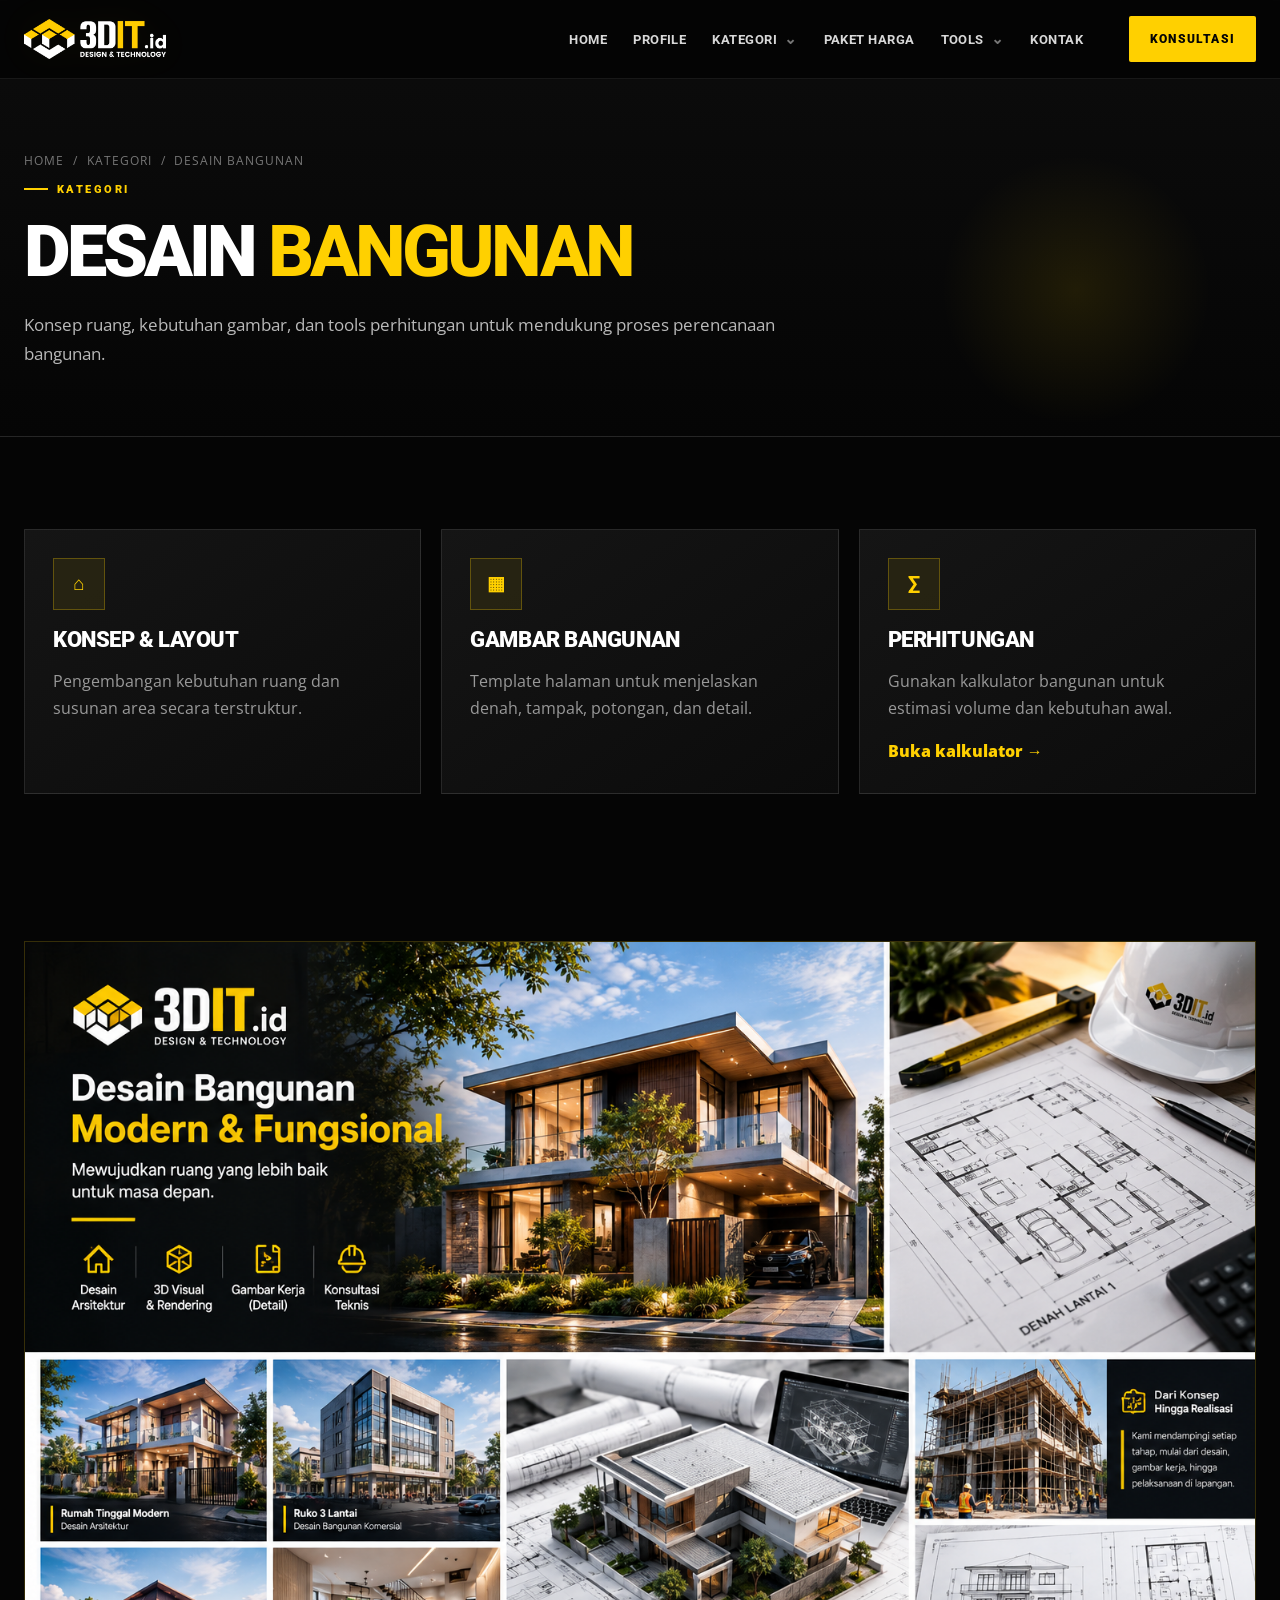
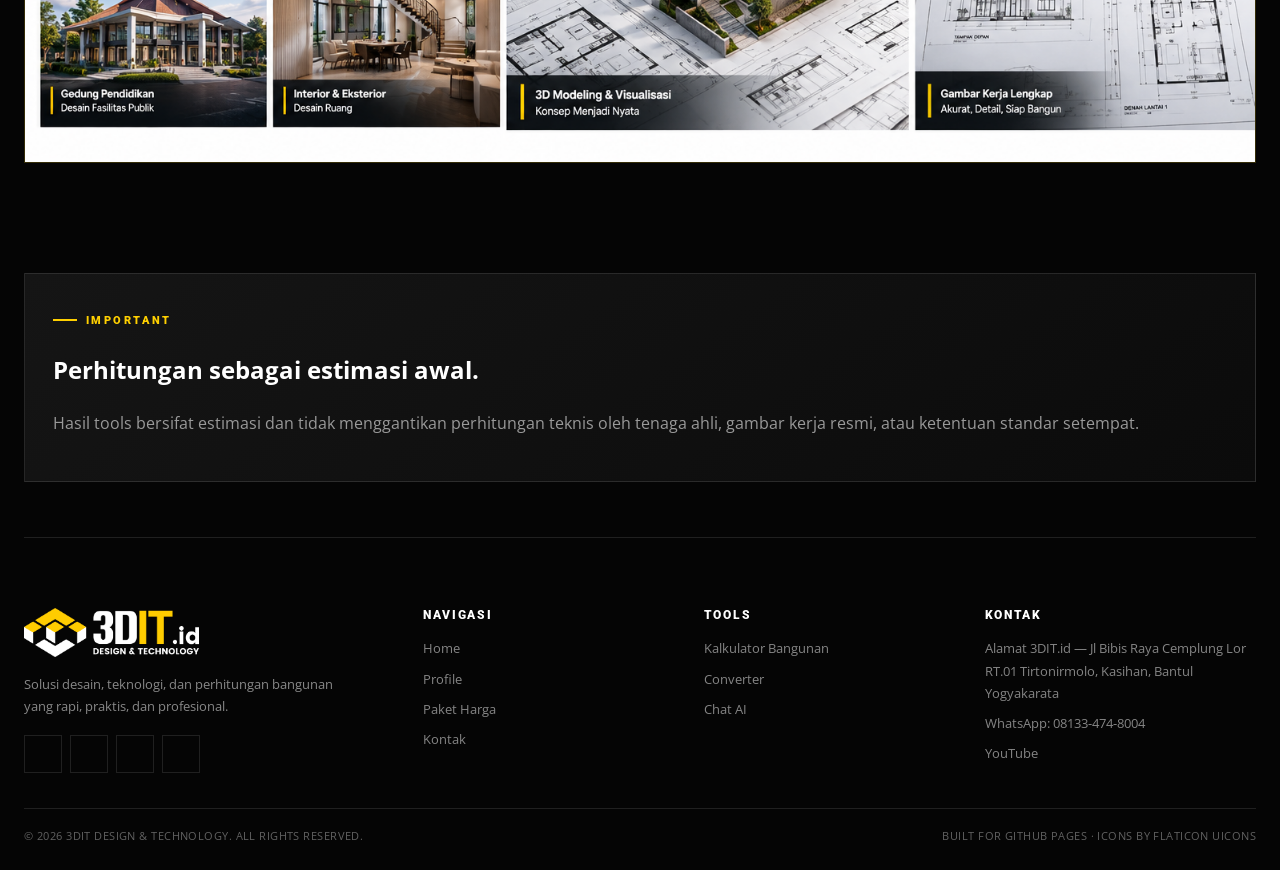
<file: kategori-desain-bangunan.html>
<!doctype html>
<html lang="id">
<head>
  <meta charset="UTF-8">
  <meta name="viewport" content="width=device-width, initial-scale=1.0">
  <meta name="theme-color" content="#080808">
  <meta name="robots" content="index,follow">

  <link rel="icon" type="image/png" href="fav3dit.png">

  <link rel="preconnect" href="https://fonts.googleapis.com">
  <link rel="preconnect" href="https://fonts.gstatic.com" crossorigin>

  <link href="https://fonts.googleapis.com/css2?family=Open+Sans:wght@400;500;600;700;800&family=Roboto:wght@400;500;700;800;900&display=swap" rel="stylesheet">

  <link rel="stylesheet" href="https://cdn-uicons.flaticon.com/2.6.0/uicons-brands/css/uicons-brands.css">
  <link rel="stylesheet" href="style.css">

  <title>Jasa Desain Bangunan | 3DIT Design & Technology</title>

  <meta name="description" content="Jasa desain bangunan 3DIT untuk konsep ruang, gambar bangunan, kebutuhan perhitungan, dan tools pendukung pekerjaan bangunan secara praktis dan profesional.">

  <link rel="canonical" href="https://3dit-id.github.io/3dit/kategori-desain-bangunan.html">

  <meta property="og:type" content="website">
  <meta property="og:title" content="Jasa Desain Bangunan | 3DIT Design & Technology">
  <meta property="og:description" content="Jasa desain bangunan 3DIT untuk konsep ruang, gambar bangunan, kebutuhan perhitungan, dan tools pendukung pekerjaan bangunan secara praktis dan profesional.">
  <meta property="og:image" content="logo-3dit.png">

  <meta name="twitter:card" content="summary_large_image">

</head>
<body>
<a class="skip-link" href="#main">Lewati ke konten</a>
<header class="site-header">
  <div class="container navbar">
    <a class="logo-link" href="index.html" aria-label="3DIT Design & Technology">
      <img src="logo-3dit.png" alt="3DIT Design & Technology">
    </a>
    <button class="menu-toggle" aria-label="Buka menu" aria-expanded="false"><span></span><span></span><span></span></button>
    <ul class="nav-menu" aria-label="Navigasi utama">
      <li class="nav-item"><a class="nav-link" data-page="index.html" href="index.html">Home</a></li>
      <li class="nav-item"><a class="nav-link" data-page="profile.html" href="profile.html">Profile</a></li>
      <li class="nav-item has-dropdown">
        <a class="nav-link" href="index.html#kategori">Kategori <span class="chevron">⌄</span></a>
        <div class="dropdown">
          <a href="kategori-desain-grafis.html">Desain Grafis</a>
          <a href="kategori-desain-bangunan.html">Desain Bangunan</a>
        </div>
      </li>
      <li class="nav-item"><a class="nav-link" data-page="paket-harga.html" href="paket-harga.html">Paket Harga</a></li>
      <li class="nav-item has-dropdown">
        <a class="nav-link" href="index.html#tools">Tools <span class="chevron">⌄</span></a>
        <div class="dropdown">
          <a href="kalkulator.html">Kalkulator Bangunan</a>
          <a href="converter.html">Converter</a>
          <a href="chat-ai.html">Chat AI <span class="badge">GPT</span></a>
        </div>
      </li>
      <li class="nav-item"><a class="nav-link" data-page="kontak.html" href="kontak.html">Kontak</a></li>
    </ul>
    <a class="btn btn-primary nav-cta" data-whatsapp href="#" target="_blank" rel="noopener">Konsultasi</a>
  </div>
</header>
<main id="main">

<section class="page-hero"><div class="container"><div class="breadcrumb"><a href="index.html">Home</a><span>/</span><span>Kategori</span><span>/</span><span>Desain Bangunan</span></div><span class="kicker">Kategori</span><h1>Desain <span class="text-yellow">Bangunan</span></h1><p class="lead">Konsep ruang, kebutuhan gambar, dan tools perhitungan untuk mendukung proses perencanaan bangunan.</p></div></section>
<section class="section"><div class="container"><div class="grid grid-3">
<div class="card"><div class="icon-box">⌂</div><h3>Konsep & Layout</h3><p>Pengembangan kebutuhan ruang dan susunan area secara terstruktur.</p></div>
<div class="card"><div class="icon-box">▦</div><h3>Gambar Bangunan</h3><p>Template halaman untuk menjelaskan denah, tampak, potongan, dan detail.</p></div>
<div class="card"><div class="icon-box">∑</div><h3>Perhitungan</h3><p>Gunakan kalkulator bangunan untuk estimasi volume dan kebutuhan awal.</p><a class="text-yellow" href="kalkulator.html">Buka kalkulator →</a></div>
</div></div></section>
</div></div></section>

<!-- PORTFOLIO GALLERY -->
<section class="section-sm">
  <div class="container">
    <div class="portfolio-visual">
      <img src="bangunan-gallery.png"
           alt="Portfolio Desain Bangunan 3DIT">
    </div>
  </div>
</section>

<!-- IMPORTANT -->
<section class="section-sm">
  <div class="container card">
    <span class="kicker">Important</span>
    <h2>Perhitungan sebagai estimasi awal.</h2>
    <p>
      Hasil tools bersifat estimasi dan tidak menggantikan perhitungan teknis
      oleh tenaga ahli, gambar kerja resmi, atau ketentuan standar setempat.
    </p>
  </div>
</section>
</main>
<footer>
  <div class="container footer-main">
    <div>
      <img class="footer-logo" src="logo-3dit.png" alt="3DIT Design & Technology">
      <p>Solusi desain, teknologi, dan perhitungan bangunan yang rapi, praktis, dan profesional.</p>
      <div class="socials" aria-label="Media sosial">
        <a class="social" data-social="instagram" href="#" target="_blank" rel="noopener" aria-label="Instagram"><i class="fi fi-brands-instagram"></i></a>
        <a class="social" data-social="facebook" href="#" target="_blank" rel="noopener" aria-label="Facebook"><i class="fi fi-brands-facebook"></i></a>
        <a class="social" data-social="tiktok" href="#" target="_blank" rel="noopener" aria-label="TikTok"><i class="fi fi-brands-tik-tok"></i></a>
        <a class="social" data-social="youtube" href="#" target="_blank" rel="noopener" aria-label="YouTube"><i class="fi fi-brands-youtube"></i></a>
      </div>
    </div>
    <div>
      <div class="footer-title">Navigasi</div>
      <div class="footer-links">
        <a href="index.html">Home</a><a href="profile.html">Profile</a><a href="paket-harga.html">Paket Harga</a><a href="kontak.html">Kontak</a>
      </div>
    </div>
    <div>
      <div class="footer-title">Tools</div>
      <div class="footer-links">
        <a href="kalkulator.html">Kalkulator Bangunan</a><a href="converter.html">Converter</a><a href="chat-ai.html">Chat AI</a>
      </div>
    </div>
    <div>
      <div class="footer-title">Kontak</div>
      <div class="footer-links">
        <span class="text-muted" data-address></span>
        <a data-whatsapp href="#" target="_blank" rel="noopener">WhatsApp: <span data-whatsapp="label"></span></a>
        <a data-email href="#"></a>
        <a data-social="youtube" href="#" target="_blank" rel="noopener">YouTube</a>
      </div>
    </div>
  </div>
  <div class="container footer-bottom">
    <span>© <span id="year"></span> 3DIT Design & Technology. All rights reserved.</span>
    <span>Built for GitHub Pages · Icons by Flaticon UIcons</span>
  </div>
</footer>
<script>document.getElementById("year").textContent=new Date().getFullYear()</script>
<script src="site-config.js"></script><script src="main.js"></script>
</body>
</html>
</file>
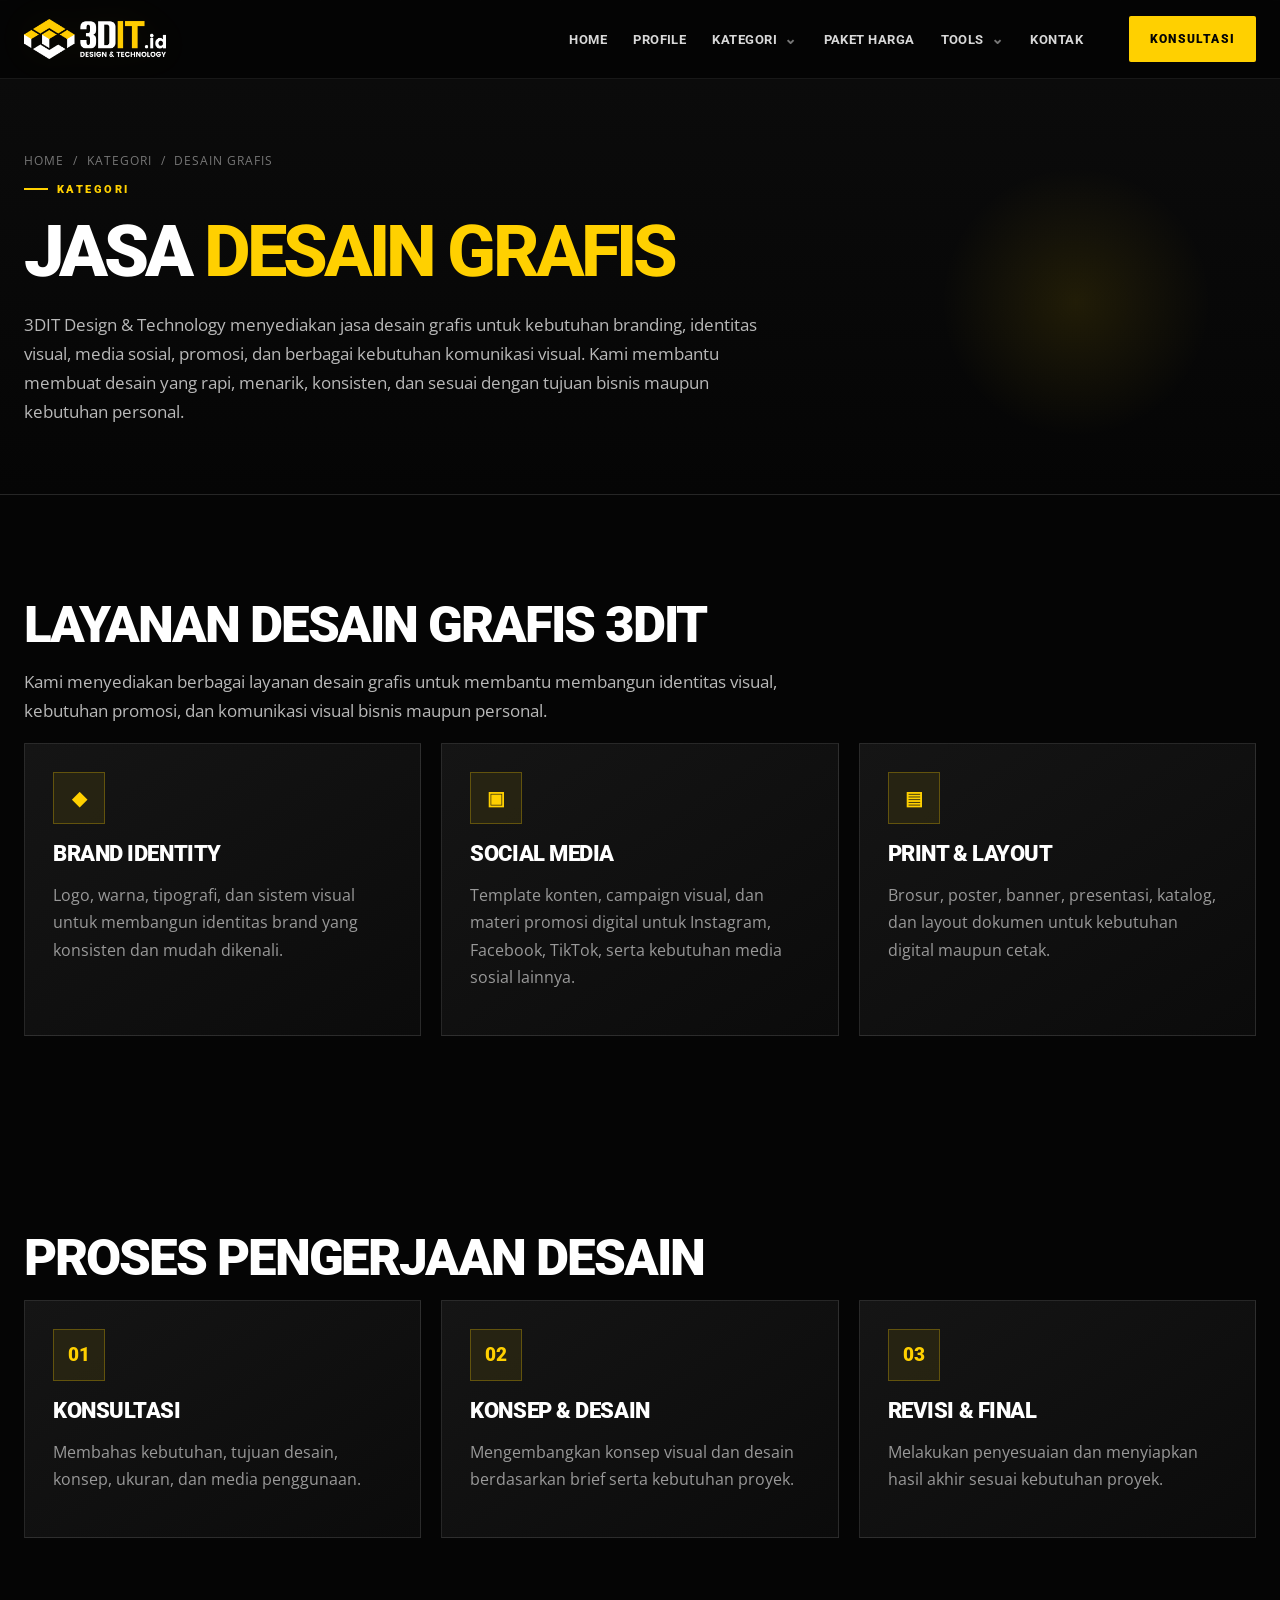
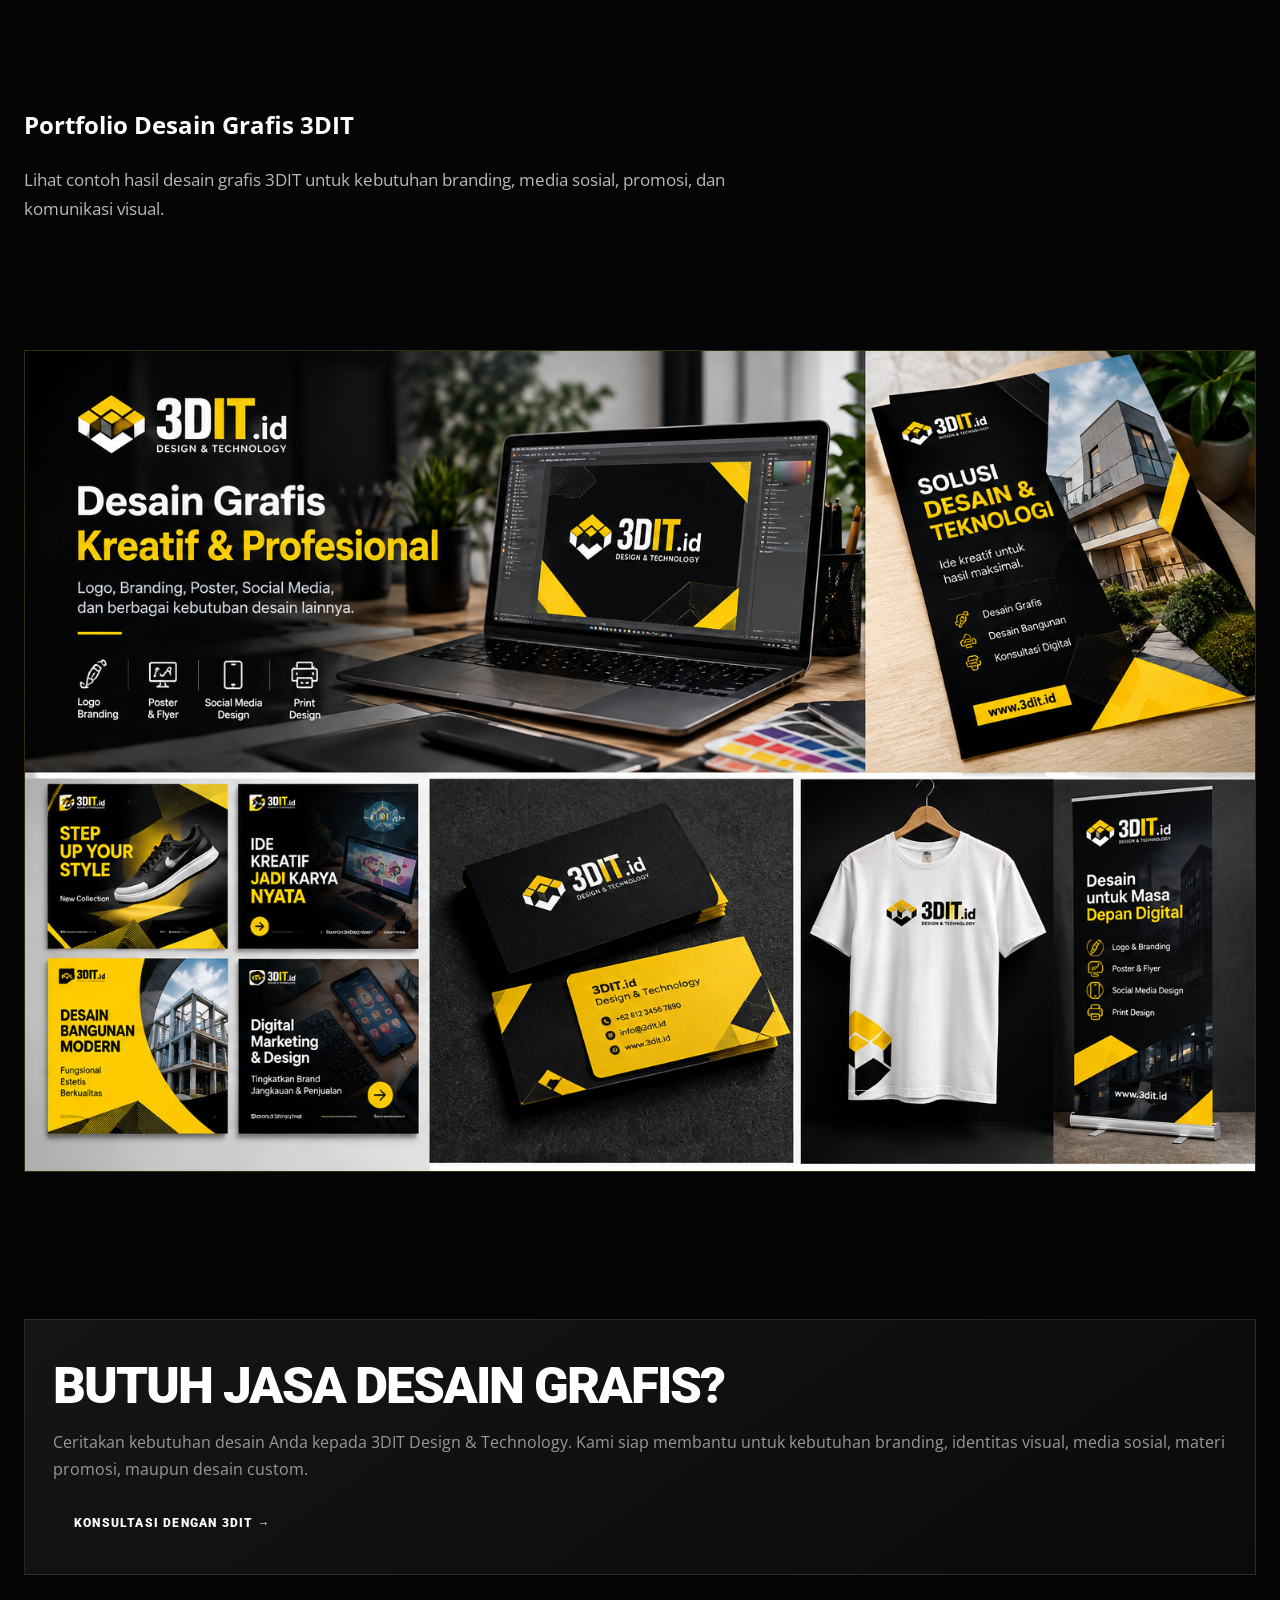
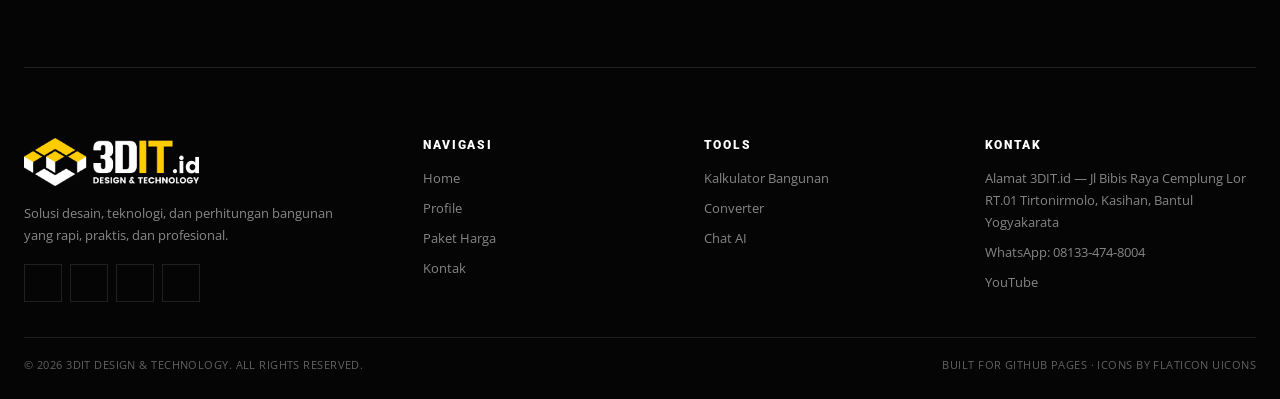
<file: kategori-desain-grafis.html>
<!doctype html>
<html lang="id">
<head>
  <meta charset="UTF-8">
  <meta name="viewport" content="width=device-width, initial-scale=1.0">
  <meta name="theme-color" content="#080808">
  <meta name="robots" content="index,follow">

  <link rel="icon" type="image/png" href="fav3dit.png">

  <link rel="preconnect" href="https://fonts.googleapis.com">
  <link rel="preconnect" href="https://fonts.gstatic.com" crossorigin>

  <link href="https://fonts.googleapis.com/css2?family=Open+Sans:wght@400;500;600;700;800&family=Roboto:wght@400;500;700;800;900&display=swap" rel="stylesheet">

  <link rel="stylesheet" href="https://cdn-uicons.flaticon.com/2.6.0/uicons-brands/css/uicons-brands.css">
  <link rel="stylesheet" href="style.css">

  <title>Jasa Desain Grafis | 3DIT Design & Technology</title>

  <meta name="description" content="Jasa desain grafis 3DIT untuk branding, identitas visual, konten digital, layout, dan kebutuhan desain komunikasi visual yang profesional.">

  <link rel="canonical" href="https://3dit-id.github.io/3dit/kategori-desain-grafis.html">

  <meta property="og:type" content="website">
  <meta property="og:title" content="Jasa Desain Grafis | 3DIT Design & Technology">
  <meta property="og:description" content="Jasa desain grafis 3DIT untuk branding, identitas visual, konten digital, layout, dan kebutuhan desain komunikasi visual yang profesional.">
  <meta property="og:image" content="logo-3dit.png">

  <meta name="twitter:card" content="summary_large_image">

</head>
<body>
<a class="skip-link" href="#main">Lewati ke konten</a>
<header class="site-header">
  <div class="container navbar">
    <a class="logo-link" href="index.html" aria-label="3DIT Design & Technology">
      <img src="logo-3dit.png" alt="3DIT Design & Technology">
    </a>
    <button class="menu-toggle" aria-label="Buka menu" aria-expanded="false"><span></span><span></span><span></span></button>
    <ul class="nav-menu" aria-label="Navigasi utama">
      <li class="nav-item"><a class="nav-link" data-page="index.html" href="index.html">Home</a></li>
      <li class="nav-item"><a class="nav-link" data-page="profile.html" href="profile.html">Profile</a></li>
      <li class="nav-item has-dropdown">
        <a class="nav-link" href="index.html#kategori">Kategori <span class="chevron">⌄</span></a>
        <div class="dropdown">
          <a href="kategori-desain-grafis.html">Desain Grafis</a>
          <a href="kategori-desain-bangunan.html">Desain Bangunan</a>
        </div>
      </li>
      <li class="nav-item"><a class="nav-link" data-page="paket-harga.html" href="paket-harga.html">Paket Harga</a></li>
      <li class="nav-item has-dropdown">
        <a class="nav-link" href="index.html#tools">Tools <span class="chevron">⌄</span></a>
        <div class="dropdown">
          <a href="kalkulator.html">Kalkulator Bangunan</a>
          <a href="converter.html">Converter</a>
          <a href="chat-ai.html">Chat AI <span class="badge">GPT</span></a>
        </div>
      </li>
      <li class="nav-item"><a class="nav-link" data-page="kontak.html" href="kontak.html">Kontak</a></li>
    </ul>
    <a class="btn btn-primary nav-cta" data-whatsapp href="#" target="_blank" rel="noopener">Konsultasi</a>
  </div>
</header>
<main id="main">

<section class="page-hero"><div class="container"><div class="breadcrumb"><a href="index.html">Home</a><span>/</span><span>Kategori</span><span>/</span><span>Desain Grafis</span></div><span class="kicker">Kategori</span><h1>Jasa <span class="text-yellow">Desain Grafis</span></h1><p class="lead">3DIT Design & Technology menyediakan jasa desain grafis untuk kebutuhan branding, identitas visual, media sosial, promosi, dan berbagai kebutuhan komunikasi visual. Kami membantu membuat desain yang rapi, menarik, konsisten, dan sesuai dengan tujuan bisnis maupun kebutuhan personal.</p></div></section>
<section class="section">
  <div class="container">

    <h2>Layanan Desain Grafis 3DIT</h2>
    <p class="lead">
      Kami menyediakan berbagai layanan desain grafis untuk membantu membangun identitas visual, kebutuhan promosi, dan komunikasi visual bisnis maupun personal.
    </p>
    <div class="grid grid-3">
      <div class="card">
        <div class="icon-box">◆</div>
        <h3>Brand Identity</h3>
        <p>
          Logo, warna, tipografi, dan sistem visual untuk membangun identitas brand yang konsisten dan mudah dikenali.
        </p>
      </div>
      <div class="card">
        <div class="icon-box">▣</div>
        <h3>Social Media</h3>
        <p>
          Template konten, campaign visual, dan materi promosi digital untuk Instagram, Facebook, TikTok, serta kebutuhan media sosial lainnya.
        </p>
      </div>
      <div class="card">
        <div class="icon-box">▤</div>
        <h3>Print & Layout</h3>
        <p>
          Brosur, poster, banner, presentasi, katalog, dan layout dokumen untuk kebutuhan digital maupun cetak.
        </p>
      </div>
    </div>
  </div>
</section>  
  <section class="section">
  <div class="container">
    <h2>Proses Pengerjaan Desain</h2>
    <div class="grid grid-3">
      <div class="card">
        <div class="icon-box">01</div>
        <h3>Konsultasi</h3>
        <p>
          Membahas kebutuhan, tujuan desain, konsep, ukuran, dan media penggunaan.
        </p>
      </div>
      <div class="card">
        <div class="icon-box">02</div>
        <h3>Konsep & Desain</h3>
        <p>
          Mengembangkan konsep visual dan desain berdasarkan brief serta kebutuhan proyek.
        </p>
      </div>
      <div class="card">
        <div class="icon-box">03</div>
        <h3>Revisi & Final</h3>
        <p>
          Melakukan penyesuaian dan menyiapkan hasil akhir sesuai kebutuhan proyek.
        </p>
      </div>
    </div>
  </div>
</section>
  <section class="section-sm">
  <div class="container">

    <h2>Portfolio Desain Grafis 3DIT</h2>

    <p class="lead">
      Lihat contoh hasil desain grafis 3DIT untuk kebutuhan branding, media sosial, promosi, dan komunikasi visual.
    </p>

  </div>
</section>
<section class="section-sm">
  <div class="container">
    <div class="portfolio-visual">
      <img src="grafis-gallery.png"
           alt="Portfolio Desain Grafis 3DIT">
    </div>
  </div>
</section>
<section class="section">
  <div class="container">
    <div class="card">
      <h2>Butuh Jasa Desain Grafis?</h2>

      <p>
        Ceritakan kebutuhan desain Anda kepada 3DIT Design & Technology. Kami siap membantu untuk kebutuhan branding, identitas visual, media sosial, materi promosi, maupun desain custom.
      </p>

      <a href="kontak.html" class="btn">
        Konsultasi dengan 3DIT →
      </a>
    </div>
  </div>
</section>
</main>
<footer>
  <div class="container footer-main">
    <div>
      <img class="footer-logo" src="logo-3dit.png" alt="3DIT Design & Technology">
      <p>Solusi desain, teknologi, dan perhitungan bangunan yang rapi, praktis, dan profesional.</p>
      <div class="socials" aria-label="Media sosial">
        <a class="social" data-social="instagram" href="#" target="_blank" rel="noopener" aria-label="Instagram"><i class="fi fi-brands-instagram"></i></a>
        <a class="social" data-social="facebook" href="#" target="_blank" rel="noopener" aria-label="Facebook"><i class="fi fi-brands-facebook"></i></a>
        <a class="social" data-social="tiktok" href="#" target="_blank" rel="noopener" aria-label="TikTok"><i class="fi fi-brands-tik-tok"></i></a>
        <a class="social" data-social="youtube" href="#" target="_blank" rel="noopener" aria-label="YouTube"><i class="fi fi-brands-youtube"></i></a>
      </div>
    </div>
    <div>
      <div class="footer-title">Navigasi</div>
      <div class="footer-links">
        <a href="index.html">Home</a><a href="profile.html">Profile</a><a href="paket-harga.html">Paket Harga</a><a href="kontak.html">Kontak</a>
      </div>
    </div>
    <div>
      <div class="footer-title">Tools</div>
      <div class="footer-links">
        <a href="kalkulator.html">Kalkulator Bangunan</a><a href="converter.html">Converter</a><a href="chat-ai.html">Chat AI</a>
      </div>
    </div>
    <div>
      <div class="footer-title">Kontak</div>
      <div class="footer-links">
        <span class="text-muted" data-address></span>
        <a data-whatsapp href="#" target="_blank" rel="noopener">WhatsApp: <span data-whatsapp="label"></span></a>
        <a data-email href="#"></a>
        <a data-social="youtube" href="#" target="_blank" rel="noopener">YouTube</a>
      </div>
    </div>
  </div>
  <div class="container footer-bottom">
    <span>© <span id="year"></span> 3DIT Design & Technology. All rights reserved.</span>
    <span>Built for GitHub Pages · Icons by Flaticon UIcons</span>
  </div>
</footer>
<script>document.getElementById("year").textContent=new Date().getFullYear()</script>
<script src="site-config.js"></script><script src="main.js"></script>
</body>
</html>
</file>
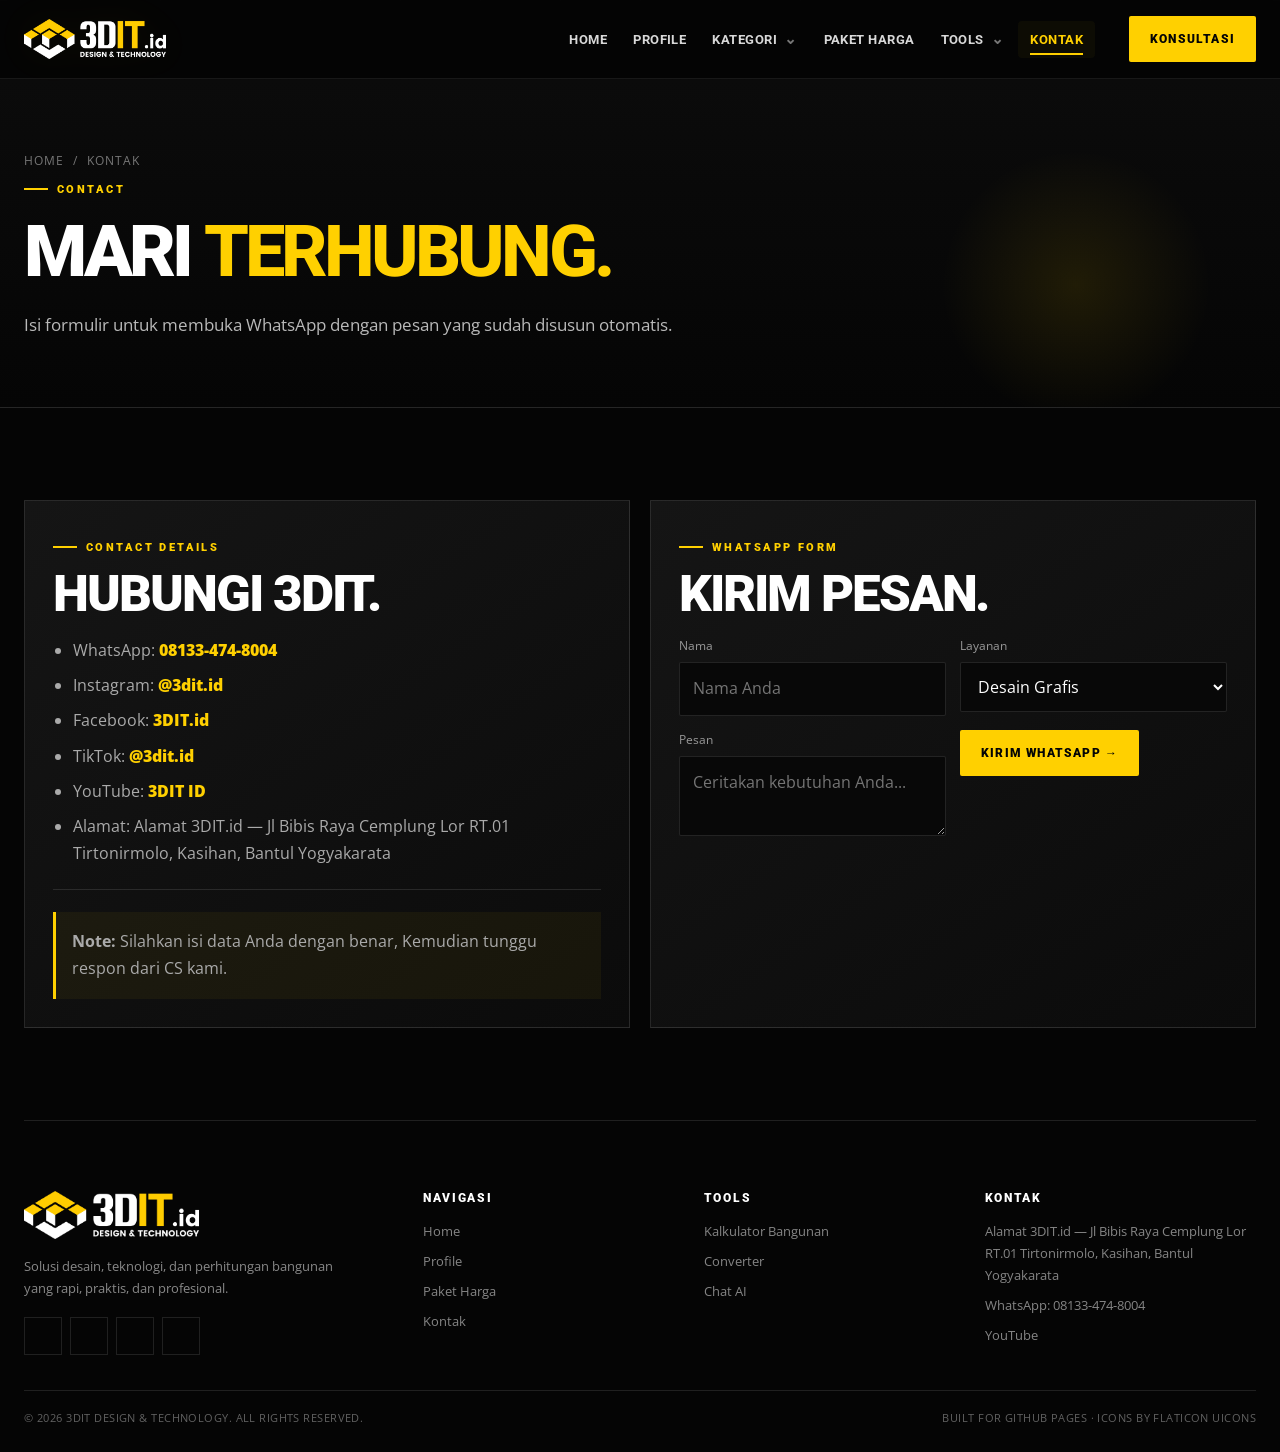
<file: kontak.html>
<!doctype html>
<html lang="id">
<head>
  <meta charset="UTF-8">
  <meta name="viewport" content="width=device-width, initial-scale=1.0">
  <meta name="theme-color" content="#080808">
  <meta name="robots" content="index,follow">

  <link rel="icon" type="image/png" href="fav3dit.png">

  <link rel="preconnect" href="https://fonts.googleapis.com">
  <link rel="preconnect" href="https://fonts.gstatic.com" crossorigin>

  <link href="https://fonts.googleapis.com/css2?family=Open+Sans:wght@400;500;600;700;800&family=Roboto:wght@400;500;700;800;900&display=swap" rel="stylesheet">

  <link rel="stylesheet" href="https://cdn-uicons.flaticon.com/2.6.0/uicons-brands/css/uicons-brands.css">
  <link rel="stylesheet" href="style.css">

  <title>Kontak 3DIT | Konsultasi Desain & Technology</title>

  <meta name="description" content="Hubungi 3DIT Design & Technology untuk konsultasi desain grafis, desain bangunan, dan solusi teknologi digital melalui WhatsApp dan media sosial.">

  <link rel="canonical" href="https://3dit-id.github.io/3dit/kontak.html">

  <meta property="og:type" content="website">
  <meta property="og:title" content="Kontak 3DIT | Konsultasi Desain & Technology">
  <meta property="og:description" content="Hubungi 3DIT Design & Technology untuk konsultasi desain grafis, desain bangunan, dan solusi teknologi digital melalui WhatsApp dan media sosial.">
  <meta property="og:image" content="logo-3dit.png">

  <meta name="twitter:card" content="summary_large_image">

</head>
<body>
<a class="skip-link" href="#main">Lewati ke konten</a>
<header class="site-header">
  <div class="container navbar">
    <a class="logo-link" href="index.html" aria-label="3DIT Design & Technology">
      <img src="logo-3dit.png" alt="3DIT Design & Technology">
    </a>
    <button class="menu-toggle" aria-label="Buka menu" aria-expanded="false"><span></span><span></span><span></span></button>
    <ul class="nav-menu" aria-label="Navigasi utama">
      <li class="nav-item"><a class="nav-link" data-page="index.html" href="index.html">Home</a></li>
      <li class="nav-item"><a class="nav-link" data-page="profile.html" href="profile.html">Profile</a></li>
      <li class="nav-item has-dropdown">
        <a class="nav-link" href="index.html#kategori">Kategori <span class="chevron">⌄</span></a>
        <div class="dropdown">
          <a href="kategori-desain-grafis.html">Desain Grafis</a>
          <a href="kategori-desain-bangunan.html">Desain Bangunan</a>
        </div>
      </li>
      <li class="nav-item"><a class="nav-link" data-page="paket-harga.html" href="paket-harga.html">Paket Harga</a></li>
      <li class="nav-item has-dropdown">
        <a class="nav-link" href="index.html#tools">Tools <span class="chevron">⌄</span></a>
        <div class="dropdown">
          <a href="kalkulator.html">Kalkulator Bangunan</a>
          <a href="converter.html">Converter</a>
          <a href="chat-ai.html">Chat AI <span class="badge">GPT</span></a>
        </div>
      </li>
      <li class="nav-item"><a class="nav-link" data-page="kontak.html" href="kontak.html">Kontak</a></li>
    </ul>
    <a class="btn btn-primary nav-cta" data-whatsapp href="#" target="_blank" rel="noopener">Konsultasi</a>
  </div>
</header>
<main id="main">

<section class="page-hero"><div class="container"><div class="breadcrumb"><a href="index.html">Home</a><span>/</span><span>Kontak</span></div><span class="kicker">Contact</span><h1>Mari <span class="text-yellow">terhubung.</span></h1><p class="lead">Isi formulir untuk membuka WhatsApp dengan pesan yang sudah disusun otomatis.</p></div></section>
<section class="section"><div class="container grid grid-2">
  <div class="card"><span class="kicker">Contact Details</span><h2>Hubungi 3DIT.</h2><ul class="list">
    <li>WhatsApp: <a class="text-yellow" data-whatsapp href="#" target="_blank" rel="noopener"><span data-whatsapp="label"></span></a></li>
    <li>Instagram: <a class="text-yellow" data-social="instagram" href="#" target="_blank" rel="noopener">@3dit.id</a></li>
    <li>Facebook: <a class="text-yellow" data-social="facebook" href="#" target="_blank" rel="noopener">3DIT.id</a></li>
    <li>TikTok: <a class="text-yellow" data-social="tiktok" href="#" target="_blank" rel="noopener">@3dit.id</a></li>
    <li>YouTube: <a class="text-yellow" data-social="youtube" href="#" target="_blank" rel="noopener">3DIT ID</a></li>
    <li>Alamat: <span data-address></span></li>
  </ul><div class="hr"></div><div class="notice"><strong>Note:</strong> Silahkan isi data Anda dengan benar, Kemudian tunggu respon dari CS kami.</div></div>
  <div class="card"><span class="kicker">WhatsApp Form</span><h2>Kirim pesan.</h2><form id="contactForm" class="form-grid"><div class="field"><label for="name">Nama</label><input id="name" name="name" required placeholder="Nama Anda"></div><div class="field"><label for="service">Layanan</label><select id="service" name="service"><option>Desain Grafis</option><option>Desain Bangunan</option><option>Kalkulator Bangunan</option><option>Custom / Lainnya</option></select></div><div class="field full"><label for="message">Pesan</label><textarea id="message" name="message" required placeholder="Ceritakan kebutuhan Anda..."></textarea></div><div class="field full"><button class="btn btn-primary" type="submit">Kirim WhatsApp →</button></div></form></div>
</div></section>

</main>
<footer>
  <div class="container footer-main">
    <div>
      <img class="footer-logo" src="logo-3dit.png" alt="3DIT Design & Technology">
      <p>Solusi desain, teknologi, dan perhitungan bangunan yang rapi, praktis, dan profesional.</p>
      <div class="socials" aria-label="Media sosial">
        <a class="social" data-social="instagram" href="#" target="_blank" rel="noopener" aria-label="Instagram"><i class="fi fi-brands-instagram"></i></a>
        <a class="social" data-social="facebook" href="#" target="_blank" rel="noopener" aria-label="Facebook"><i class="fi fi-brands-facebook"></i></a>
        <a class="social" data-social="tiktok" href="#" target="_blank" rel="noopener" aria-label="TikTok"><i class="fi fi-brands-tik-tok"></i></a>
        <a class="social" data-social="youtube" href="#" target="_blank" rel="noopener" aria-label="YouTube"><i class="fi fi-brands-youtube"></i></a>
      </div>
    </div>
    <div>
      <div class="footer-title">Navigasi</div>
      <div class="footer-links">
        <a href="index.html">Home</a><a href="profile.html">Profile</a><a href="paket-harga.html">Paket Harga</a><a href="kontak.html">Kontak</a>
      </div>
    </div>
    <div>
      <div class="footer-title">Tools</div>
      <div class="footer-links">
        <a href="kalkulator.html">Kalkulator Bangunan</a><a href="converter.html">Converter</a><a href="chat-ai.html">Chat AI</a>
      </div>
    </div>
    <div>
      <div class="footer-title">Kontak</div>
      <div class="footer-links">
        <span class="text-muted" data-address></span>
        <a data-whatsapp href="#" target="_blank" rel="noopener">WhatsApp: <span data-whatsapp="label"></span></a>
        <a data-email href="#"></a>
        <a data-social="youtube" href="#" target="_blank" rel="noopener">YouTube</a>
      </div>
    </div>
  </div>
  <div class="container footer-bottom">
    <span>© <span id="year"></span> 3DIT Design & Technology. All rights reserved.</span>
    <span>Built for GitHub Pages · Icons by Flaticon UIcons</span>
  </div>
</footer>
<script>document.getElementById("year").textContent=new Date().getFullYear()</script>
<script src="site-config.js"></script><script src="main.js"></script>
</body>
</html>
</file>
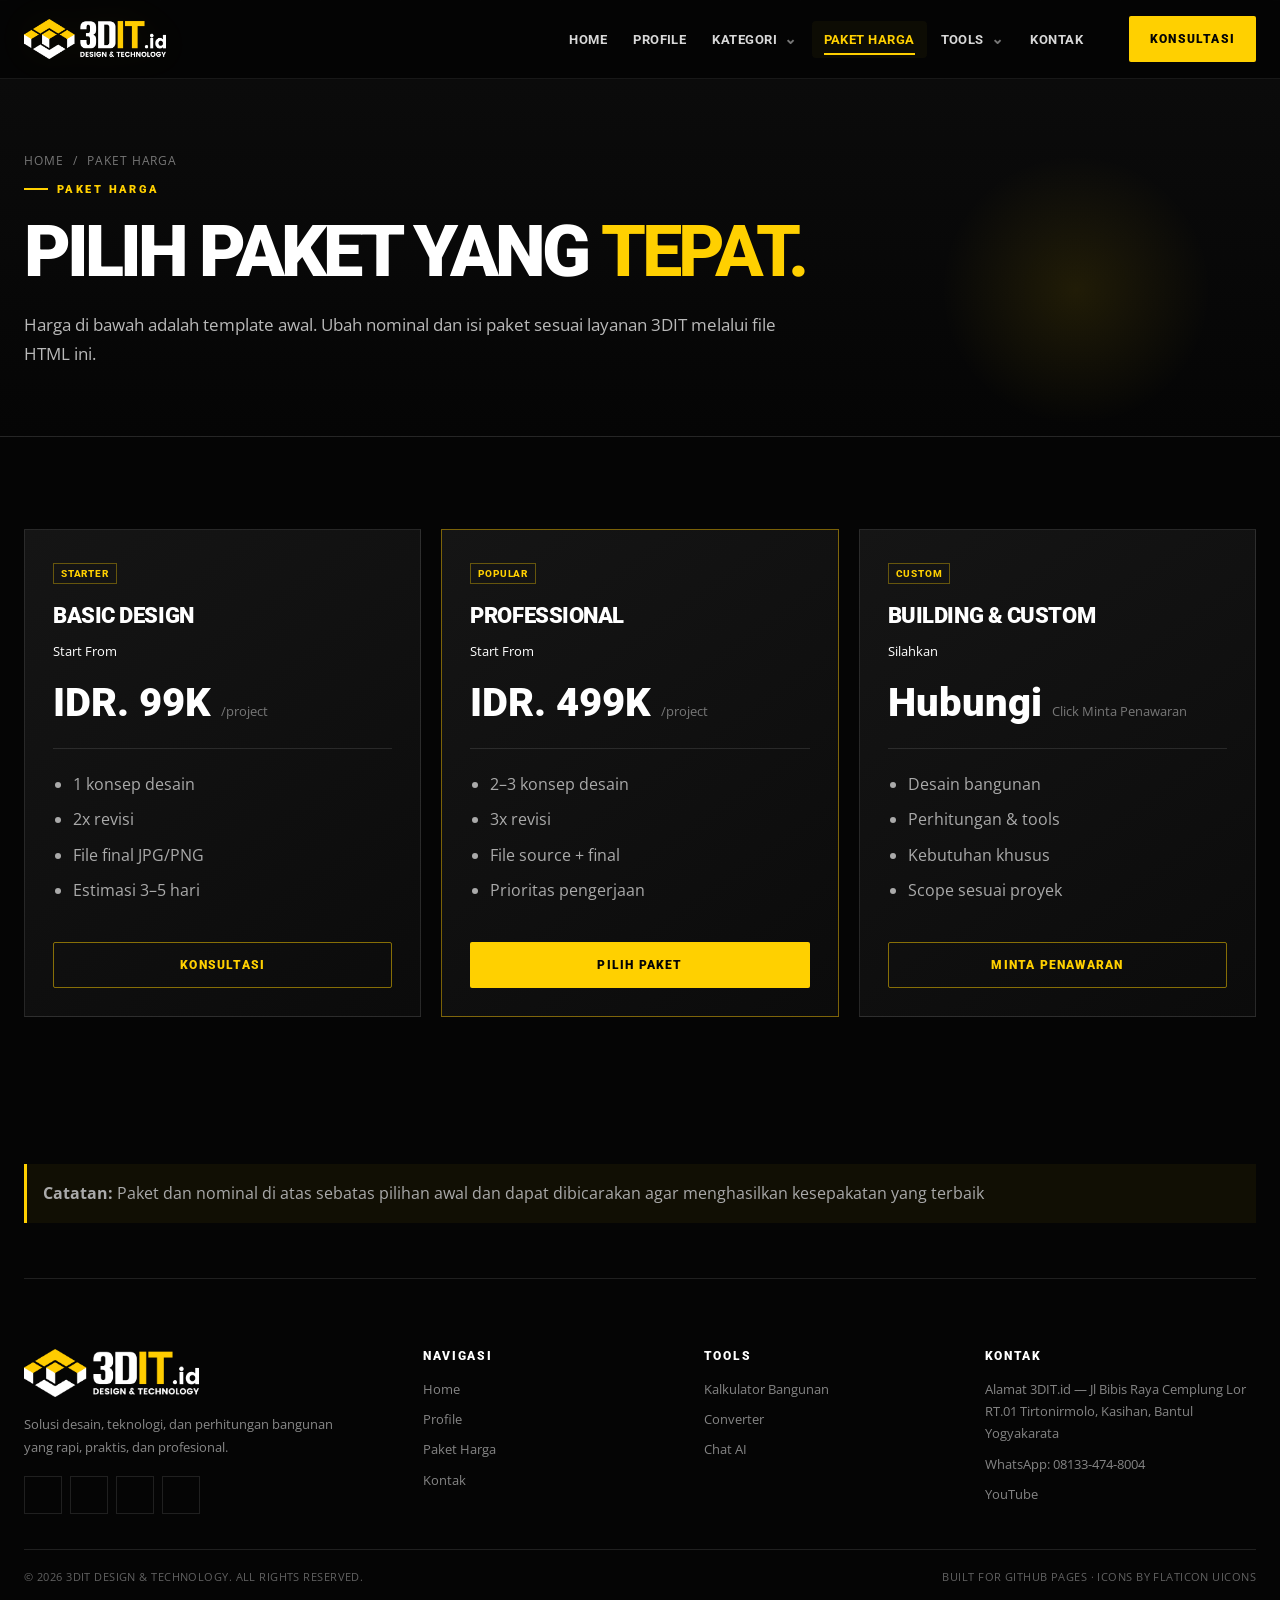
<file: paket-harga.html>
<!doctype html>
<html lang="id">
<head>
  <meta charset="UTF-8">
  <meta name="viewport" content="width=device-width, initial-scale=1.0">
  <meta name="theme-color" content="#080808">
  <meta name="robots" content="index,follow">

  <link rel="icon" type="image/png" href="fav3dit.png">

  <link rel="preconnect" href="https://fonts.googleapis.com">
  <link rel="preconnect" href="https://fonts.gstatic.com" crossorigin>

  <link href="https://fonts.googleapis.com/css2?family=Open+Sans:wght@400;500;600;700;800&family=Roboto:wght@400;500;700;800;900&display=swap" rel="stylesheet">

  <link rel="stylesheet" href="https://cdn-uicons.flaticon.com/2.6.0/uicons-brands/css/uicons-brands.css">
  <link rel="stylesheet" href="style.css">

  <title>Paket Harga Jasa Desain | 3DIT Design & Technology</title>

  <meta name="description" content="Paket harga jasa desain 3DIT untuk kebutuhan desain grafis, desain profesional, serta desain bangunan dan custom sesuai kebutuhan proyek.">

  <link rel="canonical" href="https://3dit-id.github.io/3dit/paket-harga.html">

  <meta property="og:type" content="website">
  <meta property="og:title" content="Paket Harga Jasa Desain | 3DIT Design & Technology">
  <meta property="og:description" content="Paket harga jasa desain 3DIT untuk kebutuhan desain grafis, desain profesional, serta desain bangunan dan custom sesuai kebutuhan proyek.">
  <meta property="og:image" content="logo-3dit.png">

  <meta name="twitter:card" content="summary_large_image">

</head>
<body>
<a class="skip-link" href="#main">Lewati ke konten</a>
<header class="site-header">
  <div class="container navbar">
    <a class="logo-link" href="index.html" aria-label="3DIT Design & Technology">
      <img src="logo-3dit.png" alt="3DIT Design & Technology">
    </a>
    <button class="menu-toggle" aria-label="Buka menu" aria-expanded="false"><span></span><span></span><span></span></button>
    <ul class="nav-menu" aria-label="Navigasi utama">
      <li class="nav-item"><a class="nav-link" data-page="index.html" href="index.html">Home</a></li>
      <li class="nav-item"><a class="nav-link" data-page="profile.html" href="profile.html">Profile</a></li>
      <li class="nav-item has-dropdown">
        <a class="nav-link" href="index.html#kategori">Kategori <span class="chevron">⌄</span></a>
        <div class="dropdown">
          <a href="kategori-desain-grafis.html">Desain Grafis</a>
          <a href="kategori-desain-bangunan.html">Desain Bangunan</a>
        </div>
      </li>
      <li class="nav-item"><a class="nav-link" data-page="paket-harga.html" href="paket-harga.html">Paket Harga</a></li>
      <li class="nav-item has-dropdown">
        <a class="nav-link" href="index.html#tools">Tools <span class="chevron">⌄</span></a>
        <div class="dropdown">
          <a href="kalkulator.html">Kalkulator Bangunan</a>
          <a href="converter.html">Converter</a>
          <a href="chat-ai.html">Chat AI <span class="badge">GPT</span></a>
        </div>
      </li>
      <li class="nav-item"><a class="nav-link" data-page="kontak.html" href="kontak.html">Kontak</a></li>
    </ul>
    <a class="btn btn-primary nav-cta" data-whatsapp href="#" target="_blank" rel="noopener">Konsultasi</a>
  </div>
</header>
<main id="main">

<section class="page-hero"><div class="container"><div class="breadcrumb"><a href="index.html">Home</a><span>/</span><span>Paket Harga</span></div><span class="kicker">Paket Harga</span><h1>Pilih paket yang <span class="text-yellow">tepat.</span></h1><p class="lead">Harga di bawah adalah template awal. Ubah nominal dan isi paket sesuai layanan 3DIT melalui file HTML ini.</p></div></section>
<section class="section"><div class="container grid grid-3">
  <div class="card"><span class="badge">Starter</span><h3 style="margin-top:18px">Basic Design</h3><div class="Mulai"><small>Start From</small></div><div class="price">IDR. 99K <small>/project</small></div><div class="hr"></div><ul class="list"><li>1 konsep desain</li><li>2x revisi</li><li>File final JPG/PNG</li><li>Estimasi 3–5 hari</li></ul><a class="btn btn-outline" href="kontak.html" style="margin-top:22px;width:100%">Konsultasi</a></div>
  
  <div class="card" style="border-color:rgba(255,200,0,.45)"><span class="badge">Popular</span><h3 style="margin-top:18px">Professional</h3><div class="Mulai"><small>Start From</small></div><div class="price">IDR. 499K <small>/project</small></div><div class="hr"></div><ul class="list"><li>2–3 konsep desain</li><li>3x revisi</li><li>File source + final</li><li>Prioritas pengerjaan</li></ul><a class="btn btn-primary" href="kontak.html" style="margin-top:22px;width:100%">Pilih paket</a></div>
  
  <div class="card"><span class="badge">Custom</span><h3 style="margin-top:18px">Building & Custom</h3><div class="Mulai"><small>Silahkan</small></div><div class="price">Hubungi <small>Click Minta Penawaran</small></div><div class="hr"></div><ul class="list"><li>Desain bangunan</li><li>Perhitungan & tools</li><li>Kebutuhan khusus</li><li>Scope sesuai proyek</li></ul><a class="btn btn-outline" href="kontak.html" style="margin-top:22px;width:100%">Minta penawaran</a></div>
</div></section>
<section class="section-sm"><div class="container notice"><strong>Catatan:</strong> Paket dan nominal di atas sebatas pilihan awal dan dapat dibicarakan agar menghasilkan kesepakatan yang terbaik</div></section>

</main>
<footer>
  <div class="container footer-main">
    <div>
      <img class="footer-logo" src="logo-3dit.png" alt="3DIT Design & Technology">
      <p>Solusi desain, teknologi, dan perhitungan bangunan yang rapi, praktis, dan profesional.</p>
      <div class="socials" aria-label="Media sosial">
        <a class="social" data-social="instagram" href="#" target="_blank" rel="noopener" aria-label="Instagram"><i class="fi fi-brands-instagram"></i></a>
        <a class="social" data-social="facebook" href="#" target="_blank" rel="noopener" aria-label="Facebook"><i class="fi fi-brands-facebook"></i></a>
        <a class="social" data-social="tiktok" href="#" target="_blank" rel="noopener" aria-label="TikTok"><i class="fi fi-brands-tik-tok"></i></a>
        <a class="social" data-social="youtube" href="#" target="_blank" rel="noopener" aria-label="YouTube"><i class="fi fi-brands-youtube"></i></a>
      </div>
    </div>
    <div>
      <div class="footer-title">Navigasi</div>
      <div class="footer-links">
        <a href="index.html">Home</a><a href="profile.html">Profile</a><a href="paket-harga.html">Paket Harga</a><a href="kontak.html">Kontak</a>
      </div>
    </div>
    <div>
      <div class="footer-title">Tools</div>
      <div class="footer-links">
        <a href="kalkulator.html">Kalkulator Bangunan</a><a href="converter.html">Converter</a><a href="chat-ai.html">Chat AI</a>
      </div>
    </div>
    <div>
      <div class="footer-title">Kontak</div>
      <div class="footer-links">
        <span class="text-muted" data-address></span>
        <a data-whatsapp href="#" target="_blank" rel="noopener">WhatsApp: <span data-whatsapp="label"></span></a>
        <a data-email href="#"></a>
        <a data-social="youtube" href="#" target="_blank" rel="noopener">YouTube</a>
      </div>
    </div>
  </div>
  <div class="container footer-bottom">
    <span>© <span id="year"></span> 3DIT Design & Technology. All rights reserved.</span>
    <span>Built for GitHub Pages · Icons by Flaticon UIcons</span>
  </div>
</footer>
<script>document.getElementById("year").textContent=new Date().getFullYear()</script>
<script src="site-config.js"></script><script src="main.js"></script>
</body>
</html>
</file>
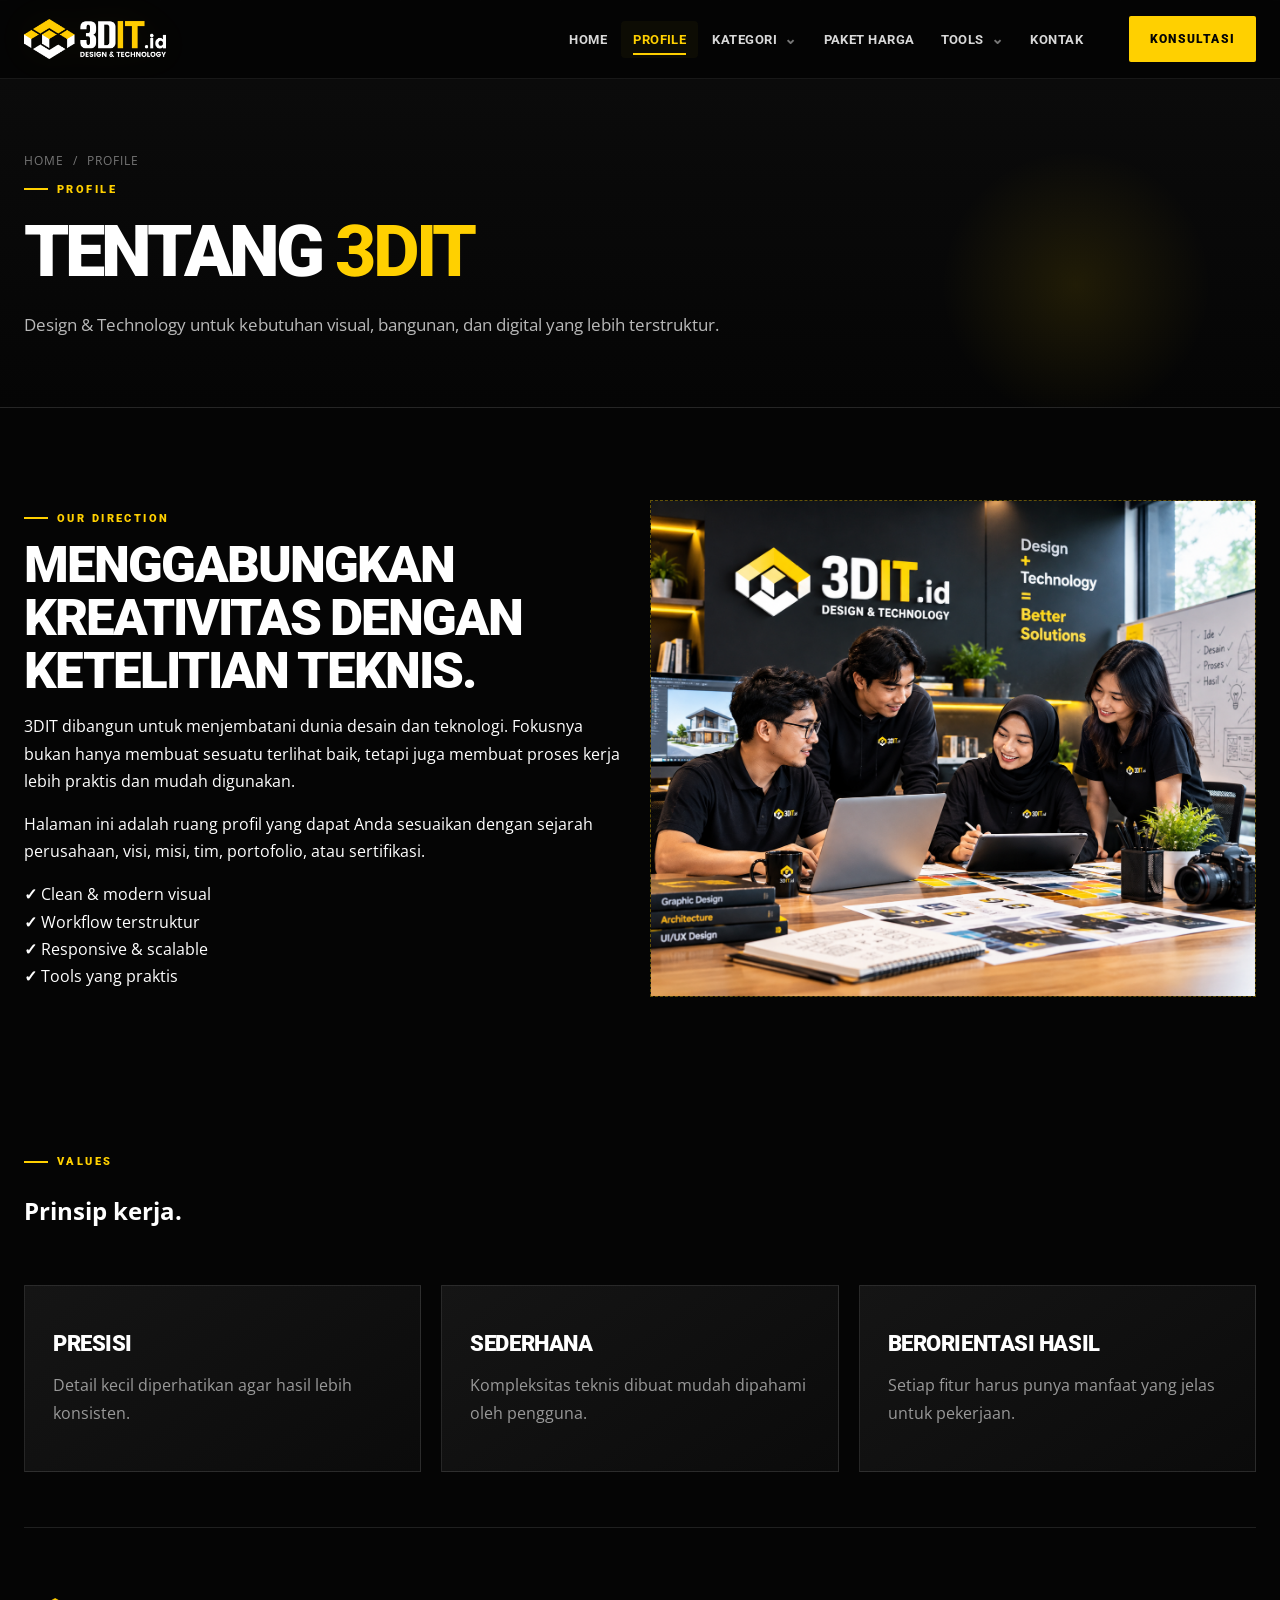
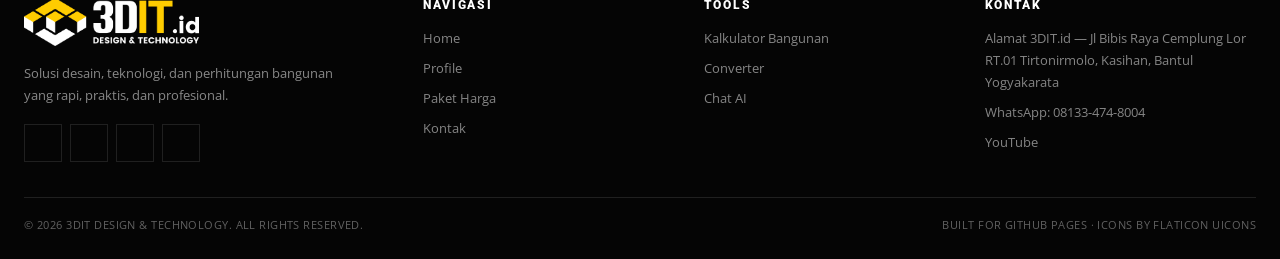
<file: profile.html>
<!doctype html>
<html lang="id">
<!doctype html>
<html lang="id">
<head>
  <meta charset="UTF-8">
  <meta name="viewport" content="width=device-width, initial-scale=1.0">
  <meta name="theme-color" content="#080808">
  <meta name="robots" content="index,follow">

  <link rel="icon" type="image/png" href="fav3dit.png">

  <link rel="preconnect" href="https://fonts.googleapis.com">
  <link rel="preconnect" href="https://fonts.gstatic.com" crossorigin>

  <link href="https://fonts.googleapis.com/css2?family=Open+Sans:wght@400;500;600;700;800&family=Roboto:wght@400;500;700;800;900&display=swap" rel="stylesheet">

  <link rel="stylesheet" href="https://cdn-uicons.flaticon.com/2.6.0/uicons-brands/css/uicons-brands.css">
  <link rel="stylesheet" href="style.css">

  <title>Tentang 3DIT Design & Technology | Profil 3DIT</title>

  <meta name="description" content="Profil 3DIT Design & Technology yang membahas desain grafis, desain bangunan, dan teknologi digital dengan solusi yang praktis dan profesional.">

  <link rel="canonical" href="https://3dit-id.github.io/3dit/profile.html">

  <meta property="og:type" content="website">
  <meta property="og:title" content="Tentang 3DIT Design & Technology | Profil 3DIT">
  <meta property="og:description" content="Profil 3DIT Design & Technology yang membahas desain grafis, desain bangunan, dan teknologi digital dengan solusi yang praktis dan profesional.">
  <meta property="og:image" content="logo-3dit.png">

  <meta name="twitter:card" content="summary_large_image">

</head>
<body>
<a class="skip-link" href="#main">Lewati ke konten</a>
<header class="site-header">
  <div class="container navbar">
    <a class="logo-link" href="index.html" aria-label="3DIT Design & Technology">
      <img src="logo-3dit.png" alt="3DIT Design & Technology">
    </a>
    <button class="menu-toggle" aria-label="Buka menu" aria-expanded="false"><span></span><span></span><span></span></button>
    <ul class="nav-menu" aria-label="Navigasi utama">
      <li class="nav-item"><a class="nav-link" data-page="index.html" href="index.html">Home</a></li>
      <li class="nav-item"><a class="nav-link" data-page="profile.html" href="profile.html">Profile</a></li>
      <li class="nav-item has-dropdown">
        <a class="nav-link" href="index.html#kategori">Kategori <span class="chevron">⌄</span></a>
        <div class="dropdown">
          <a href="kategori-desain-grafis.html">Desain Grafis</a>
          <a href="kategori-desain-bangunan.html">Desain Bangunan</a>
        </div>
      </li>
      <li class="nav-item"><a class="nav-link" data-page="paket-harga.html" href="paket-harga.html">Paket Harga</a></li>
      <li class="nav-item has-dropdown">
        <a class="nav-link" href="index.html#tools">Tools <span class="chevron">⌄</span></a>
        <div class="dropdown">
          <a href="kalkulator.html">Kalkulator Bangunan</a>
          <a href="converter.html">Converter</a>
          <a href="chat-ai.html">Chat AI <span class="badge">GPT</span></a>
        </div>
      </li>
      <li class="nav-item"><a class="nav-link" data-page="kontak.html" href="kontak.html">Kontak</a></li>
    </ul>
    <a class="btn btn-primary nav-cta" data-whatsapp href="#" target="_blank" rel="noopener">Konsultasi</a>
  </div>
</header>
<main id="main">

<section class="page-hero"><div class="container"><div class="breadcrumb"><a href="index.html">Home</a><span>/</span><span>Profile</span></div><span class="kicker">Profile</span><h1>Tentang <span class="text-yellow">3DIT</span></h1><p class="lead">Design & Technology untuk kebutuhan visual, bangunan, dan digital yang lebih terstruktur.</p></div></section>
<section class="section"><div class="container grid grid-2">
  <div data-reveal><span class="kicker">Our Direction</span><h2>Menggabungkan kreativitas dengan ketelitian teknis.</h2><p>3DIT dibangun untuk menjembatani dunia desain dan teknologi. Fokusnya bukan hanya membuat sesuatu terlihat baik, tetapi juga membuat proses kerja lebih praktis dan mudah digunakan.</p><p>Halaman ini adalah ruang profil yang dapat Anda sesuaikan dengan sejarah perusahaan, visi, misi, tim, portofolio, atau sertifikasi.</p><div class="check-grid"><div class="check"><b>✓</b><span> Clean & modern visual</span></div><div class="check"><b>✓</b><span> Workflow terstruktur</span></div><div class="check"><b>✓</b><span> Responsive & scalable</span></div><div class="check"><b>✓</b><span> Tools yang praktis</span></div></div></div>
  <div class="empty-visual" data-reveal>
  <img src="profile1.png" alt="Tim 3DIT Design & Technology">
</div>
</div></section>
<section class="section-sm"><div class="container"><div class="section-head"><div class="copy"><span class="kicker">Values</span><h2>Prinsip kerja.</h2></div></div><div class="grid grid-3"><div class="card"><h3>Presisi</h3><p>Detail kecil diperhatikan agar hasil lebih konsisten.</p></div><div class="card"><h3>Sederhana</h3><p>Kompleksitas teknis dibuat mudah dipahami oleh pengguna.</p></div><div class="card"><h3>Berorientasi hasil</h3><p>Setiap fitur harus punya manfaat yang jelas untuk pekerjaan.</p></div></div></div></section>

</main>
<footer>
  <div class="container footer-main">
    <div>
      <img class="footer-logo" src="logo-3dit.png" alt="3DIT Design & Technology">
      <p>Solusi desain, teknologi, dan perhitungan bangunan yang rapi, praktis, dan profesional.</p>
      <div class="socials" aria-label="Media sosial">
        <a class="social" data-social="instagram" href="#" target="_blank" rel="noopener" aria-label="Instagram"><i class="fi fi-brands-instagram"></i></a>
        <a class="social" data-social="facebook" href="#" target="_blank" rel="noopener" aria-label="Facebook"><i class="fi fi-brands-facebook"></i></a>
        <a class="social" data-social="tiktok" href="#" target="_blank" rel="noopener" aria-label="TikTok"><i class="fi fi-brands-tik-tok"></i></a>
        <a class="social" data-social="youtube" href="#" target="_blank" rel="noopener" aria-label="YouTube"><i class="fi fi-brands-youtube"></i></a>
      </div>
    </div>
    <div>
      <div class="footer-title">Navigasi</div>
      <div class="footer-links">
        <a href="index.html">Home</a><a href="profile.html">Profile</a><a href="paket-harga.html">Paket Harga</a><a href="kontak.html">Kontak</a>
      </div>
    </div>
    <div>
      <div class="footer-title">Tools</div>
      <div class="footer-links">
        <a href="kalkulator.html">Kalkulator Bangunan</a><a href="converter.html">Converter</a><a href="chat-ai.html">Chat AI</a>
      </div>
    </div>
    <div>
      <div class="footer-title">Kontak</div>
      <div class="footer-links">
        <span class="text-muted" data-address></span>
        <a data-whatsapp href="#" target="_blank" rel="noopener">WhatsApp: <span data-whatsapp="label"></span></a>
        <a data-email href="#"></a>
        <a data-social="youtube" href="#" target="_blank" rel="noopener">YouTube</a>
      </div>
    </div>
  </div>
  <div class="container footer-bottom">
    <span>© <span id="year"></span> 3DIT Design & Technology. All rights reserved.</span>
    <span>Built for GitHub Pages · Icons by Flaticon UIcons</span>
  </div>
</footer>
<script>document.getElementById("year").textContent=new Date().getFullYear()</script>
<script src="site-config.js"></script><script src="main.js"></script>
</body>
</html>
</file>
<file: style.css>
@import url('https://fonts.googleapis.com/css2?family=Open+Sans:wght@400;500;600;700;800&family=Roboto:wght@400;500;700;800;900&display=swap');
:root{--black:#050505;--black2:#090909;--panel:#0f0f0f;--panel2:#151515;--yellow:#ffd000;--yellow2:#ffb800;--white:#fff;--muted:#a6a6a6;--line:rgba(255,255,255,.11);--line2:rgba(255,208,0,.28);--max:1240px;--shadow:0 25px 80px rgba(0,0,0,.48)}
*{box-sizing:border-box}html{scroll-behavior:smooth}body{margin:0;background:var(--black);color:#fff;font-family:'Open Sans',sans-serif;line-height:1.7}body:before{content:"";position:fixed;inset:0;pointer-events:none;opacity:.035;background-image:linear-gradient(rgba(255,255,255,.5) 1px,transparent 1px),linear-gradient(90deg,rgba(255,255,255,.5) 1px,transparent 1px);background-size:80px 80px;mask-image:linear-gradient(to bottom,black,transparent 65%);z-index:-1}a{color:inherit;text-decoration:none}img{max-width:100%;display:block}button,input,select,textarea{font:inherit}button{cursor:pointer}.container{width:min(var(--max),calc(100% - 48px));margin:auto}.skip-link{position:absolute;left:-9999px}.skip-link:focus{left:16px;top:16px;background:var(--yellow);color:#000;padding:10px 14px;z-index:9999}
.site-header{position:sticky;top:0;z-index:1000;background:rgba(5,5,5,.88);backdrop-filter:blur(18px);border-bottom:1px solid rgba(255,255,255,.08)}.navbar{min-height:78px;display:flex;align-items:center;gap:28px}.logo-link{display:flex;align-items:center;flex:0 0 auto}.logo-link img{width:142px;height:auto;filter:drop-shadow(0 0 18px rgba(255,208,0,.05))}.nav-menu{margin-left:auto;display:flex;align-items:center;gap:2px;list-style:none;padding:0}.nav-item{position:relative}.nav-link{display:flex;align-items:center;gap:7px;padding:11px 12px;border-radius:4px;font:700 13px Roboto,sans-serif;color:#d8d8d8;letter-spacing:.035em;text-transform:uppercase;transition:.2s}.nav-link:after{content:"";height:2px;position:absolute;left:12px;right:12px;bottom:3px;background:var(--yellow);transform:scaleX(0);transform-origin:left;transition:.25s}.nav-link:hover,.nav-link.active{color:var(--yellow);background:rgba(255,208,0,.035)}.nav-link:hover:after,.nav-link.active:after{transform:scaleX(1)}.chevron{font-size:15px;color:#777}.dropdown{position:absolute;top:calc(100% + 8px);left:0;min-width:235px;padding:8px;background:#0b0b0b;border:1px solid var(--line);box-shadow:var(--shadow);opacity:0;visibility:hidden;transform:translateY(-7px);transition:.2s}.nav-item:hover .dropdown,.nav-item:focus-within .dropdown{opacity:1;visibility:visible;transform:none}.dropdown a{display:block;padding:11px 13px;border-left:2px solid transparent;color:#ddd;font:600 13px Roboto}.dropdown a:hover{background:#151515;color:var(--yellow);border-left-color:var(--yellow)}.badge{display:inline-flex;padding:4px 7px;border:1px solid rgba(255,208,0,.35);color:var(--yellow);font:800 10px Roboto;text-transform:uppercase;letter-spacing:.08em}.menu-toggle{display:none;background:transparent;border:1px solid var(--line);color:#fff;padding:9px 11px;border-radius:3px}.nav-cta{margin-left:6px}
.btn{display:inline-flex;align-items:center;justify-content:center;gap:9px;min-height:46px;padding:12px 20px;border:1px solid transparent;border-radius:2px;font:900 12px Roboto,sans-serif;text-transform:uppercase;letter-spacing:.1em;transition:.25s;position:relative;overflow:hidden}.btn:before{content:"";position:absolute;inset:0;background:rgba(255,255,255,.18);transform:translateX(-110%) skewX(-20deg);transition:.45s}.btn:hover:before{transform:translateX(110%) skewX(-20deg)}.btn-primary{background:var(--yellow);color:#050505}.btn-primary:hover{background:#ffe05c;transform:translateY(-2px);box-shadow:0 12px 35px rgba(255,208,0,.2)}.btn-outline{border-color:rgba(255,208,0,.5);color:var(--yellow);background:transparent}.btn-outline:hover{background:var(--yellow);color:#000}.kicker{display:inline-flex;align-items:center;gap:9px;color:var(--yellow);text-transform:uppercase;letter-spacing:.22em;font:900 11px Roboto}.kicker:before{content:"";width:24px;height:2px;background:var(--yellow)}.lead{color:#b9b9b9;font-size:17px;max-width:760px}.center{text-align:center}.text-yellow{color:var(--yellow)}
.hero{padding:72px 0 55px;position:relative;overflow:hidden;min-height:640px;display:flex;align-items:center}.hero:before{content:"";position:absolute;width:520px;height:520px;right:-160px;top:40px;background:radial-gradient(circle,rgba(255,208,0,.16),transparent 65%);filter:blur(8px);pointer-events:none}.hero-grid{display:grid;grid-template-columns:1.04fr .96fr;gap:64px;align-items:center}.hero h1,.page-hero h1{font:900 clamp(48px,6vw,86px)/.98 Roboto,sans-serif;letter-spacing:-.055em;margin:18px 0 24px;text-transform:uppercase}.hero h1 span{color:var(--yellow)}.hero p{max-width:700px}.hero-actions{display:flex;gap:12px;flex-wrap:wrap;margin-top:30px}.hero-meta{display:flex;gap:0;margin-top:42px}.hero-meta div{padding:0 24px;border-left:1px solid var(--line)}.hero-meta div:first-child{padding-left:0;border-left:0}.hero-meta strong{display:block;color:var(--yellow);font:900 18px Roboto}.hero-meta span{display:block;color:#777;font-size:11px;text-transform:uppercase;letter-spacing:.1em}.hero-visual{position:relative;min-height:450px}.hero-frame{height:450px;border:1px solid rgba(255,255,255,.12);background:linear-gradient(145deg,#181818,#070707);display:grid;place-items:center;position:relative;overflow:hidden;box-shadow:var(--shadow)}.hero-frame:before,.hero-frame:after{content:"";position:absolute;inset:0;background:linear-gradient(135deg,transparent 48%,rgba(255,208,0,.11) 49%,transparent 51%),linear-gradient(45deg,transparent 48%,rgba(255,255,255,.06) 49%,transparent 51%);background-size:70px 70px;opacity:.55}.hero-frame:after{background:linear-gradient(90deg,transparent 0 72%,rgba(255,208,0,.13) 72% 73%,transparent 73%);background-size:auto;transform:skewX(-18deg);opacity:.7}.hero-frame .logo-mark{width:min(65%,340px);position:relative;z-index:2;filter:drop-shadow(0 20px 40px rgba(0,0,0,.7))}.float-card{position:absolute;bottom:-18px;left:-18px;background:var(--yellow);color:#000;padding:18px 22px;min-width:220px;box-shadow:0 20px 45px rgba(0,0,0,.4)}.float-card strong{display:block;font:900 18px Roboto;text-transform:uppercase}.float-card span{font-size:11px;font-weight:700;text-transform:uppercase;letter-spacing:.08em}.section{padding:92px 0}.section-sm{padding:55px 0}.section-head{display:flex;align-items:end;justify-content:space-between;gap:30px;margin-bottom:34px}.section-head .copy{max-width:760px}.section h2{font:900 clamp(32px,4vw,54px)/1.03 Roboto;margin:12px 0 15px;text-transform:uppercase;letter-spacing:-.04em}.section-head p{color:#999;margin:0}.grid{display:grid;gap:20px}.grid-2{grid-template-columns:repeat(2,1fr)}.grid-3{grid-template-columns:repeat(3,1fr)}.grid-4{grid-template-columns:repeat(4,1fr)}
.card{background:linear-gradient(145deg,#151515,#0b0b0b);border:1px solid var(--line);border-radius:0;padding:28px;position:relative;overflow:hidden;transition:.3s}.card:before{content:"";position:absolute;top:0;left:0;width:55px;height:3px;background:var(--yellow);transform:scaleX(0);transform-origin:left;transition:.3s}.card:hover{transform:translateY(-6px);border-color:rgba(255,208,0,.35);box-shadow:var(--shadow)}.card:hover:before{transform:scaleX(1)}.card h3{font:900 22px Roboto;margin:17px 0 9px;text-transform:uppercase;letter-spacing:-.02em}.card p{color:#999}.icon-box{width:52px;height:52px;display:grid;place-items:center;background:rgba(255,208,0,.08);border:1px solid rgba(255,208,0,.28);color:var(--yellow);font:900 19px Roboto}.text-yellow{font-weight:800}.notice{padding:16px;border-left:3px solid var(--yellow);background:rgba(255,208,0,.05);color:#aaa}.hr{height:1px;background:var(--line);margin:22px 0}
.slider{position:relative;overflow:hidden;border:1px solid var(--line);border-radius:0;background:#090909;box-shadow:var(--shadow)}.slides{display:flex;transition:transform .6s cubic-bezier(.22,.61,.36,1)}.slide{min-width:100%;aspect-ratio:16/7;display:grid;place-items:center} 
.slide > img{
  width:100%;
  height:100%;
  display:block;
  object-fit:cover;
}.slide-placeholder{width:100%;height:100%;display:grid;place-items:center;background:radial-gradient(circle at 75% 25%,rgba(255,208,0,.16),transparent 28%),linear-gradient(135deg,#161616,#060606)}.placeholder-inner{text-align:center}.placeholder-inner strong{display:block;font:900 clamp(24px,4vw,52px) Roboto;text-transform:uppercase}.placeholder-inner span{color:#888}.slider-btn{position:absolute;top:50%;transform:translateY(-50%);width:46px;height:46px;border:1px solid rgba(255,255,255,.2);background:rgba(0,0,0,.65);color:#fff;font-size:30px;z-index:2}.slider-btn:hover{background:var(--yellow);color:#000}.slider-prev{left:16px}.slider-next{right:16px}.slider-dots{position:absolute;bottom:18px;left:0;right:0;display:flex;justify-content:center;gap:7px}.slider-dot{width:26px;height:3px;border:0;background:#555;padding:0}.slider-dot.active{background:var(--yellow)}
.page-hero{padding:72px 0 50px;background:linear-gradient(180deg,#0b0b0b,#050505);border-bottom:1px solid var(--line);position:relative;overflow:hidden}.page-hero:after{content:"";position:absolute;right:5%;top:20%;width:280px;height:280px;background:radial-gradient(circle,rgba(255,208,0,.1),transparent 68%);pointer-events:none}.breadcrumb{display:flex;gap:9px;color:#777;font-size:12px;text-transform:uppercase;letter-spacing:.08em}.breadcrumb a:hover{color:var(--yellow)}.page-hero h1{font-size:clamp(44px,6vw,72px);max-width:900px}.empty-visual{min-height:350px;border:1px dashed rgba(255,208,0,.35);background:repeating-linear-gradient(135deg,#0c0c0c,#0c0c0c 10px,#101010 10px,#101010 20px);display:grid;place-items:center;text-align:center}.empty-visual strong{font:900 22px Roboto}.empty-visual span{display:block;color:#777;margin-top:8px}.price{font:900 40px Roboto;margin:15px 0}.price small{font:400 13px Open Sans;color:#777}.list{padding-left:20px;color:#aaa}.list li{margin:8px 0}.tool-grid{display:grid;grid-template-columns:1fr 1fr;gap:20px}.form-grid{display:grid;grid-template-columns:repeat(2,1fr);gap:14px}.field label{display:block;color:#999;font-size:12px;margin-bottom:6px}.field input,.field select,.field textarea{width:100%;padding:12px 13px;border:1px solid var(--line);border-radius:2px;background:#080808;color:#fff;outline:none}.field input:focus,.field select:focus,.field textarea:focus{border-color:var(--yellow);box-shadow:0 0 0 2px rgba(255,208,0,.08)}.result{margin-top:18px;padding:18px;border:1px solid rgba(255,208,0,.28);background:rgba(255,208,0,.045)}.result strong{font:900 26px Roboto;color:var(--yellow)}.table-wrap{overflow:auto}.rab-table{width:100%;border-collapse:collapse;min-width:680px}.rab-table th,.rab-table td{padding:11px;border-bottom:1px solid var(--line);text-align:left}.rab-table th{font:800 11px Roboto;color:#888;text-transform:uppercase}.chat{min-height:420px;display:flex;flex-direction:column}.messages{flex:1;max-height:460px;overflow:auto;padding:12px}.msg{max-width:78%;padding:12px 15px;margin:8px 0;background:#181818;color:#ddd;border-left:2px solid #333}.msg.user{margin-left:auto;background:var(--yellow);color:#000;border-left-color:#000}.chat-form{display:flex;gap:10px;padding-top:15px;border-top:1px solid var(--line)}.chat-form input{flex:1}.tool-note{color:#777;font-size:12px}
.site-header + main{}.footer-main{border-top:1px solid var(--line);padding:70px 0 35px;display:grid;grid-template-columns:1.5fr 1fr 1fr 1.15fr;gap:45px}.footer-main:before{content:"";position:absolute}.footer-logo{width:175px;margin-bottom:16px}.footer-main p{color:#888;font-size:13px;max-width:330px}.footer-title{font:900 12px Roboto;color:#fff;text-transform:uppercase;letter-spacing:.14em;margin-bottom:15px}.footer-links{display:grid;gap:8px}.footer-links a,.footer-links span{color:#858585;font-size:13px}.footer-links a:hover{color:var(--yellow)}.socials{display:flex;gap:8px;margin-top:18px}.social{width:38px;height:38px;display:grid;place-items:center;border:1px solid var(--line);color:#aaa}.social:hover{background:var(--yellow);color:#000;border-color:var(--yellow)}.footer-bottom{border-top:1px solid var(--line);padding:18px 0 24px;display:flex;justify-content:space-between;gap:20px;color:#626262;font-size:11px;text-transform:uppercase;letter-spacing:.04em}.reveal{opacity:0;transform:translateY(18px);transition:.65s}.reveal.show{opacity:1;transform:none}
@media(max-width:980px){.navbar{gap:12px}.menu-toggle{display:block;margin-left:auto}.nav-menu{display:none;position:absolute;top:78px;left:18px;right:18px;background:#090909;border:1px solid var(--line);padding:9px;flex-direction:column;align-items:stretch}.nav-menu.open{display:flex}.nav-link{justify-content:space-between}.dropdown{position:static;display:none;opacity:1;visibility:visible;transform:none;box-shadow:none;border:0;padding:0 0 5px 12px}.nav-item.open .dropdown,.nav-item:focus-within .dropdown{display:block}.nav-cta{display:none}.hero-grid{grid-template-columns:1fr}.hero{padding-top:60px}.hero-visual{min-height:390px}.hero-frame{height:390px}.grid-4{grid-template-columns:repeat(2,1fr)}.footer-main{grid-template-columns:1.2fr 1fr 1fr}}
@media(max-width:680px){.container{width:min(var(--max),calc(100% - 30px))}.logo-link img{width:122px}.hero{min-height:0;padding:55px 0 45px}.hero h1{font-size:43px}.hero-meta{gap:0;overflow:auto}.hero-meta div{min-width:125px;padding:0 16px}.hero-visual{min-height:320px}.hero-frame{height:320px}.float-card{left:10px;bottom:-14px}.section{padding:65px 0}.section-sm{padding:42px 0}.section-head{flex-direction:column;align-items:flex-start}.grid-2,.grid-3,.grid-4,.tool-grid,.form-grid{grid-template-columns:1fr}.slide{aspect-ratio:4/3}.footer-main{grid-template-columns:1fr;padding-top:50px}.footer-bottom{flex-direction:column}.page-hero{padding:55px 0 40px}.page-hero h1{font-size:44px}}

/* TOOL UI FIXES */
.calc-layout{display:grid;grid-template-columns:230px minmax(0,1fr);gap:22px;align-items:start}.calc-nav{position:sticky;top:100px;padding:10px;display:flex;flex-direction:column;gap:4px}.calc-nav button{border:0;border-left:3px solid transparent;background:transparent;color:#aaa;text-align:left;padding:14px 15px;font:700 13px Roboto;cursor:pointer}.calc-nav button:hover,.calc-nav button.active{background:rgba(255,208,0,.08);color:#fff;border-left-color:var(--yellow)}.calc-panel{display:none}.calc-panel.active{display:block}.calc-panel h2{font-size:28px}.result-box{margin-top:20px;padding:22px;border:1px solid rgba(255,208,0,.3);background:linear-gradient(145deg,#151515,#090909)}.result-value{font:900 30px Roboto;color:var(--yellow);margin:7px 0 16px}.result-grid{display:grid;grid-template-columns:repeat(4,1fr);gap:10px}.result-mini{padding:14px;background:#111;border:1px solid var(--line);display:flex;flex-direction:column;gap:5px}.result-mini strong{color:#fff;font:800 15px Roboto}.result-mini span{font-size:11px;color:#777}.table-wrap{overflow:auto}.table-wrap table{width:100%;border-collapse:collapse;min-width:560px}.table-wrap th,.table-wrap td{padding:10px;border-bottom:1px solid var(--line);text-align:left}.table-wrap th{font:800 11px Roboto;color:#777;text-transform:uppercase}.table-wrap input{width:100%;box-sizing:border-box;padding:10px;background:#080808;color:#fff;border:1px solid var(--line)}
@media(max-width:800px){.calc-layout{grid-template-columns:1fr}.calc-nav{position:static;display:grid;grid-template-columns:repeat(2,1fr)}.result-grid{grid-template-columns:repeat(2,1fr)}}
@media(max-width:480px){.calc-nav{grid-template-columns:1fr}.result-grid{grid-template-columns:1fr}.calc-panel{padding:20px}.calc-panel h2{font-size:23px}}

/* INTEGRATED RAB */
.calc-result-actions{display:flex;align-items:center;gap:14px;flex-wrap:wrap;margin-top:16px;padding-top:16px;border-top:1px solid var(--line)}
.rab-hint{font-size:12px;color:#777}
.btn-ghost{border-color:var(--line);background:transparent;color:#aaa}
.btn-ghost:hover{border-color:var(--yellow);color:var(--yellow);background:rgba(255,208,0,.06)}
.rab-toolbar{display:flex;align-items:center;justify-content:space-between;gap:18px;padding:16px 18px;margin:18px 0;background:#0a0a0a;border:1px solid var(--line)}
.rab-toolbar strong{display:block;font:900 16px Roboto;color:#fff}
.rab-toolbar-note{display:block;color:#666;font-size:11px;margin-top:2px}
.rab-actions{display:flex;gap:8px;flex-wrap:wrap}
.rab-actions .btn{min-height:40px;padding:9px 13px;font-size:10px}
.rab-table-wrap{border:1px solid var(--line);background:#090909}
.rab-table{min-width:900px}
.rab-table th,.rab-table td{vertical-align:middle}
.rab-table td:first-child{min-width:230px}
.rab-table input{border-radius:2px}
.rab-table input:focus{border-color:var(--yellow);outline:none}
.rab-source{display:block;color:#666;font-size:10px;margin-top:3px}
.rab-empty{padding:32px 20px;text-align:center;color:#666;font-size:13px}
.rab-settings{max-width:620px}
@media(max-width:680px){.rab-toolbar{align-items:flex-start;flex-direction:column}.rab-actions{width:100%}.rab-actions .btn{flex:1}}
@media print{
  body{background:#fff;color:#111}
  body:before,.site-header,.page-hero,.calc-nav,.calc-result-actions,.rab-toolbar,.rab-settings,.notice,footer{display:none!important}
  .section{padding:0}.container{width:100%}.calc-layout{display:block}
  .calc-panel{display:none!important;background:#fff;color:#111;border:0;box-shadow:none;padding:0}
  #calc-rab{display:block!important}
  #calc-rab .tool-note{color:#555}
  .rab-table-wrap{border:1px solid #ccc}
  .rab-table th,.rab-table td{border-bottom:1px solid #ddd;color:#111}
  .rab-table input{border:0;background:transparent;color:#111;padding:2px}
  .rab-source{color:#666}
  .result-box{background:#fff;border:1px solid #ccc}
  .result-value,.result-mini strong{color:#111}
  .result-mini{background:#fff;border:1px solid #ddd}
}
/* =========================================
   SLIDER MOBILE - GAMBAR TIDAK TERPOTONG
   ========================================= */

@media (max-width: 768px) {

  .slider {
    width: 100%;
    height: auto;
  }

  .slides {
    width: 100%;
  }

  .slide {
    min-width: 100%;
    width: 100%;
    height: auto;
    aspect-ratio: auto;
    display: block;
    overflow: hidden;
  }

  .slide > img {
    width: 100%;
    height: auto;
    display: block;
    object-fit: contain;
  }

}
/* MOBILE MENU ICON */
@media (max-width: 768px) {
  .menu-toggle {
    color: #ffffff !important;
    border-color: #ffffff !important;
  }

  .menu-toggle::before {
    color: #ffffff !important;
  }
}
/* =========================================
   BACK TO TOP BUTTON
   ========================================= */

#backToTop {
  position: fixed;
  right: 24px;
  bottom: 24px;
  width: 50px;
  height: 50px;
  border: none;
  border-radius: 50%;
  background: #FFD400;
  color: #080808;
  font-size: 24px;
  font-weight: 800;
  line-height: 1;
  cursor: pointer;
  z-index: 9999;

  display: flex;
  align-items: center;
  justify-content: center;

  opacity: 0;
  visibility: hidden;
  transform: translateY(10px);

  transition:
    opacity .25s ease,
    visibility .25s ease,
    transform .25s ease;
}

#backToTop.show {
  opacity: 1;
  visibility: visible;
  transform: translateY(0);
}

#backToTop:hover {
  transform: translateY(-3px);
}

/* MOBILE */
@media (max-width: 768px) {
  #backToTop {
    width: 46px;
    height: 46px;
    right: 18px;
    bottom: 18px;
    font-size: 22px;
  }
}
.empty-visual img {
  width: 100%;
  height: 100%;
  display: block;
  object-fit: cover;
}
/* =========================================
   PORTFOLIO GALLERY
   GAMBAR TIDAK TERPOTONG
   ========================================= */

.portfolio-visual {
  width: 100%;
  background: #0a0a0a;
  border: 1px solid rgba(255, 208, 0, 0.18);
  overflow: hidden;
}

.portfolio-visual img {
  width: 100%;
  height: auto;
  display: block;
  object-fit: contain;
}

/* MOBILE */
@media (max-width: 768px) {
  .portfolio-visual {
    width: 100%;
  }

  .portfolio-visual img {
    width: 100%;
    height: auto;
    object-fit: contain;
  }
}
</file>
